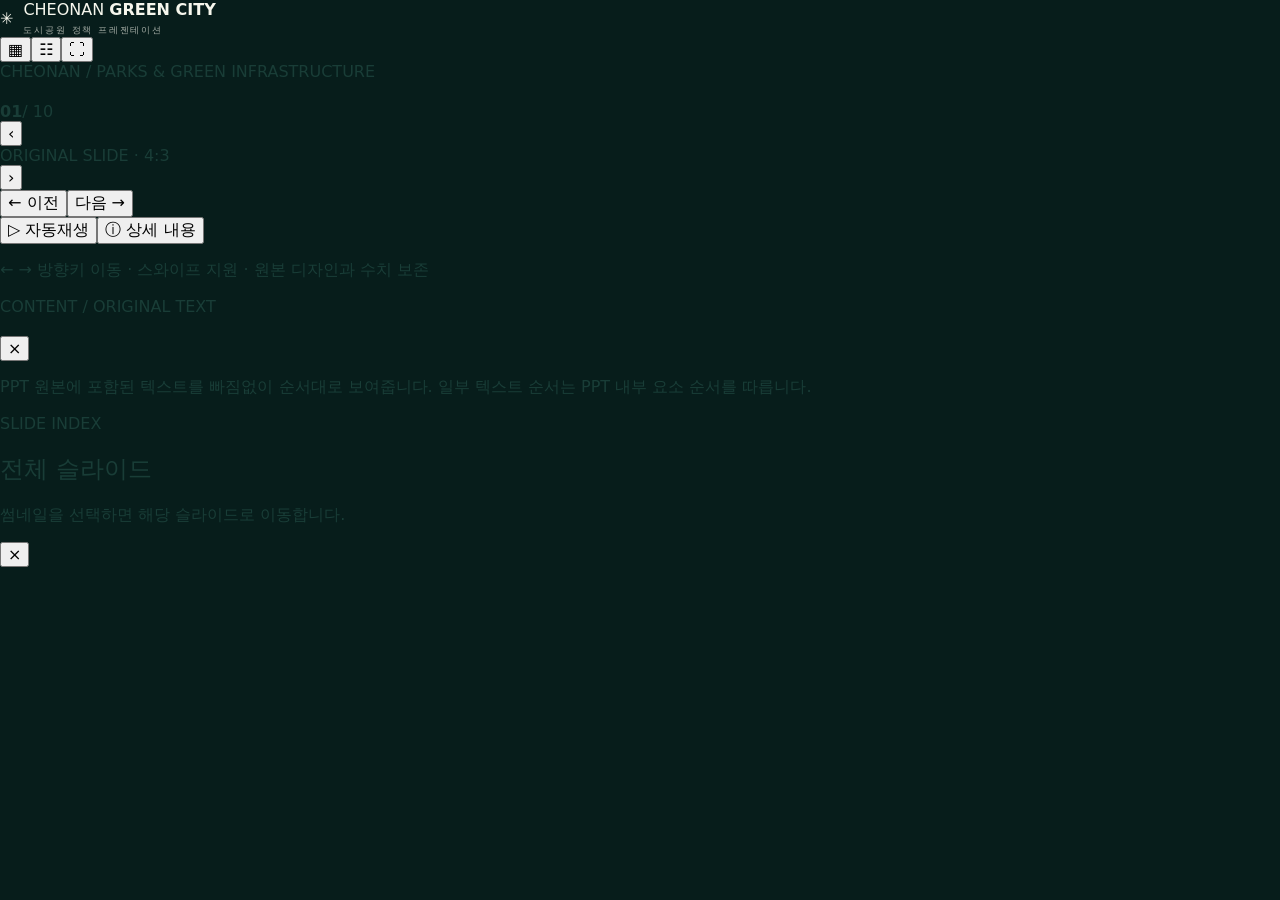
<file: index.html>
<!doctype html><html lang="ko"><head><meta charset="utf-8"><meta name="viewport" content="width=device-width,initial-scale=1,viewport-fit=cover"><meta name="theme-color" content="#0b2420"><meta name="description" content="천안시 도시공원: 현황, 사업, 성과, 미래 방향 | 인터랙티브 발표"><title>천안시 도시공원 | Green City Presentation</title><link rel="icon" href="favicon.svg"><link rel="stylesheet" href="styles.css"></head><body>
<header class="topbar"><a class="brand" href="#slide-1" aria-label="처음으로"><span class="logo">✳</span><span>CHEONAN <b>GREEN CITY</b><small>도시공원 정책 프레젠테이션</small></span></a><nav class="chapters" aria-label="슬라이드 빠른 이동" id="chapters"></nav><div class="header-actions"><button id="overviewBtn" class="iconbtn" title="전체 슬라이드 보기" aria-label="전체 슬라이드 보기">▦</button><button id="readingBtn" class="iconbtn" title="슬라이드 내용 읽기" aria-label="슬라이드 내용 읽기">☷</button><button id="fullBtn" class="iconbtn" title="전체 화면" aria-label="전체 화면">⛶</button></div></header>
<main class="workspace" id="workspace"><div class="ambient ambient-one"></div><div class="ambient ambient-two"></div><div class="stage-head"><div><span class="eyebrow">CHEONAN / PARKS & GREEN INFRASTRUCTURE</span><h1 id="slideTitle"></h1><p id="slideSubtitle"></p></div><div class="slide-number"><strong id="currentNum">01</strong><span>/ 10</span></div></div>
<div class="presentation-shell"><button class="edge-nav prev-edge" id="prevEdge" aria-label="이전 슬라이드">‹</button><section class="slide-viewport" id="slideViewport" aria-label="프레젠테이션 슬라이드"><div id="slideCanvas" class="slide-canvas"></div><div class="image-badge">ORIGINAL SLIDE · 4:3</div></section><button class="edge-nav next-edge" id="nextEdge" aria-label="다음 슬라이드">›</button></div>
<div class="controls"><div class="navgroup"><button id="prevBtn" class="navbtn">← <span>이전</span></button><button id="nextBtn" class="navbtn primary"><span>다음</span> →</button></div><div class="dots" id="dots" aria-label="슬라이드 페이지"></div><div class="toolbar"><button id="autoBtn" class="subtle" title="자동 넘김">▷ 자동재생</button><button id="notesBtn" class="subtle" title="원본 텍스트 보기">ⓘ 상세 내용</button></div></div><div class="progress"><div id="progressFill"></div></div><p class="hint">← → 방향키 이동 <span>·</span> 스와이프 지원 <span>·</span> 원본 디자인과 수치 보존</p></main>
<div class="sheet-backdrop" id="backdrop" hidden></div><aside class="sheet" id="notesPanel" aria-label="슬라이드 전체 텍스트" aria-hidden="true"><div class="sheet-top"><div><span class="eyebrow">CONTENT / ORIGINAL TEXT</span><h2 id="notesTitle"></h2></div><button class="iconbtn closebtn" data-close aria-label="닫기">×</button></div><p class="sheet-lead">PPT 원본에 포함된 텍스트를 빠짐없이 순서대로 보여줍니다. 일부 텍스트 순서는 PPT 내부 요소 순서를 따릅니다.</p><div id="notesContent" class="notes-content"></div></aside>
<div class="overview" id="overview" aria-hidden="true"><div class="overview-head"><div><span class="eyebrow">SLIDE INDEX</span><h2>전체 슬라이드</h2><p>썸네일을 선택하면 해당 슬라이드로 이동합니다.</p></div><button class="iconbtn closebtn" data-close aria-label="닫기">×</button></div><div id="thumbGrid" class="thumb-grid"></div></div>
<script>window.SLIDES_DATA=[{"n": 1, "title": "천안시 도시공원", "sub": "도시의 일상에 숲과 쉼을 더하다", "lines": ["2026  POLICY BRIEF", "도시의 일상에\n숲과 쉼을 더하다", "천안시 도시공원", "현황 · 주요 조성사업 · 정책 성과 · 향후 발전 방향", "검증된 공개 통계와 주요 사업을 기반으로\n생활권 녹색 인프라의 미래 방향을 제시", "※ 공원 이미지는 설명용 연출 이미지(실제 현장 사진 아님)"], "image": "assets/slide-01.webp", "thumb": "assets/thumb-01.webp"}, {"n": 2, "title": "공원 현황", "sub": "시민 일상 속 녹색 인프라", "lines": ["CHEONAN GREEN CITY  /  01  STATUS", "천안의 도시공원, 시민 일상 속 녹색 인프라", "공식 공개 통계는 2021년 기준으로 명확히 구분하여 제시", "286개소", "2021년 공원 수", "552.8만㎡", "2021년 총 공원 면적", "82.8%", "근린공원 면적 비중", "2035년", "공원녹지기본계획 목표연도", "공원 면적의 구성", "근린공원", "457.7만㎡", "82.8%", "기타 공원", "95.1만㎡", "면적 구성은 2021년 KOSIS 자료 인용", "생활권에서 만나는 녹지 경험", "※ 공원 이미지는 설명용 연출 이미지(실제 현장 사진 아님)", "출처: 천안시 탄소중립 녹색성장 기본계획(2025~2034), 2035 천안 공원녹지기본계획", "02 / 10"], "image": "assets/slide-02.webp", "thumb": "assets/thumb-02.webp"}, {"n": 3, "title": "공원 면적 추이", "sub": "공급과 관리의 균형", "lines": ["CHEONAN GREEN CITY  /  02  ANALYSIS", "공원 면적 추이: 양적 공급과 질적 관리의 균형", "2017~2021년 공원 전체 면적 변화, 정책 방향을 읽는 데이터", "공원 면적 변화", "2017년", "637.5만㎡", "2021년", "552.8만㎡", "5년간 13.29% 감소", "면적 총량 + 접근성·이용품질 동시 관리 필요", "공원의 질은 접근성·편의성에서 완성", "※ 공원 이미지는 설명용 연출 이미지(실제 현장 사진 아님)", "출처: 천안시 탄소중립 녹색성장 기본계획(2025~2034), KOSIS 인용 공원추이", "03 / 10"], "image": "assets/slide-03.webp", "thumb": "assets/thumb-03.webp"}, {"n": 4, "title": "도시공원의 네 가지 가치", "sub": "도시의 네 가지 공원 경험", "lines": ["CHEONAN GREEN CITY  /  03  PARK NETWORK", "대표 공원들이 만드는 네 가지 도시 가치", "사람과 자연이 공존하는 천안의 도시공원 기능을 시각화", "생태복원", "성성호수공원", "수변 생태계와 탐방 중심", "문화·가족", "천안삼거리공원", "축제·놀이·녹색·물빛 정원", "무장애", "태조산공원", "누구나 접근하는 숲길", "생활권 쉼", "청수·노태산 등", "일상 속 산책·교육 공간", "※ 공원 이미지는 설명용 연출 이미지(실제 현장 사진 아님)", "출처: 천안시 공원·관광 소개 및 공원녹지사업본부 공식 운영 자료", "04 / 10"], "image": "assets/slide-04.webp", "thumb": "assets/thumb-04.webp"}, {"n": 5, "title": "천안삼거리공원", "sub": "상징공원 재정비", "lines": ["CHEONAN GREEN CITY  /  04  KEY PROJECT", "천안삼거리공원, 시민의 품으로 돌아오는 대표 상징공원", "역사·문화·가족여가가 공존하는 테마공원 재정비 사업", "570억 원", "공식 발표 기준 사업비", "약 19만㎡", "공원 규모", "4개", "축제·놀이·녹색·물빛 정원", "2km", "테마 순환산책로 계획", "기획의 핵심", "행사장 중심에서 체류형 가족공원으로", "※ 공원 이미지는 설명용 연출 이미지(실제 현장 사진 아님)", "출처: 천안시 2023.6.7 천안삼거리공원 재개발사업 공식 브리핑", "05 / 10"], "image": "assets/slide-05.webp", "thumb": "assets/thumb-05.webp"}, {"n": 6, "title": "성성호수공원", "sub": "생태와 휴식의 회복", "lines": ["CHEONAN GREEN CITY  /  05  ECOLOGICAL RESTORATION", "성성호수공원: 호수가 생태·휴식 거점으로 다시 태어나다", "업성저수지에서 수질개선·자연생태 복원 사업으로 전환", "2026년 폭염 대응", "770m", "성성호수공원 쿨링포그 가동 구간", "생태탐방로 · 물빛누리교 · 방문자센터", "금개구리·맹꽁이 등 서식지와 호수 환경 회복", "※ 공원 이미지는 설명용 연출 이미지(실제 현장 사진 아님)", "출처: 천안시 성성호수공원 소개 · 2026 쿨링포그 확대 운영 발표", "06 / 10"], "image": "assets/slide-06.webp", "thumb": "assets/thumb-06.webp"}, {"n": 7, "title": "태조산공원", "sub": "누구나 누리는 숲", "lines": ["CHEONAN GREEN CITY  /  06  INCLUSIVE PARK", "태조산공원: 누구나 숲을 즐기는 무장애 경험", "공원시설의 가치를 보행약자 접근성과 체험 프로그램까지 확대", "1.4km", "태조산 무장애나눔길", "휠체어·유모차도 이용 가능한 데크길", "2026년 시민 참여형 공원·숲 프로그램", "1", "우리동네 공원 숲 도슨트", "4개 장소", "2", "숲속 가족 여름 소풍", "6회 일정", "3", "찾아가는 학교 숲 교육", "하반기 운영", "※ 공원 이미지는 설명용 연출 이미지(실제 현장 사진 아님)", "출처: 천안시 태조산공원 소개 · 2026 공원녹지사업본부 프로그램 안내", "07 / 10"], "image": "assets/slide-07.webp", "thumb": "assets/thumb-07.webp"}, {"n": 8, "title": "주요 정책 성과", "sub": "확인된 지표로 보는 변화", "lines": ["CHEONAN GREEN CITY  /  07  DOCUMENTED OUTCOMES", "숫자로 확인한 변화, 시민 경험으로 이어지는 공원", "확인된 시설·사업 지표를 구분하고 과장된 수혜 추정은 배제", "570억 원", "삼거리공원 재개발 사업비", "770m", "성성호수 쿨링포그 구간", "1.4km", "태조산 무장애나눔길", "2035년", "공원녹지기본계획 목표연도", "정책 성과는 공급면적·시설조성·이용품질 지표를 구분해 관리", "※ 공원 이미지는 설명용 연출 이미지(실제 현장 사진 아님)", "출처: 천안시 사업별 공식 보도자료·관광 소개·공원녹지기본계획", "08 / 10"], "image": "assets/slide-08.webp", "thumb": "assets/thumb-08.webp"}, {"n": 9, "title": "향후 발전 방향", "sub": "체감 품질 중심의 개선 제안", "lines": ["CHEONAN GREEN CITY  /  08  FUTURE PRIORITIES", "향후 발전은 공원 수가 아니라 체감 품질이 결정", "다음은 현황을 바탕으로 도출한 개선 제안이며, 확정 사업은 아님", "1", "생활권 접근성", "노후 근린·어린이공원 개선과 보행 동선 연결", "2", "생태축 네트워크", "수변·생활권 녹지·도시숲의 연결성 강화", "3", "기후·무장애 설계", "그늘·쿨링·야간 안전·유니버설 디자인 확대", "4", "시민 체감 성과관리", "이용·만족도·시설관리 지표를 통합 관리", "제안 핵심  녹지 공급 → 접근성 → 생태 → 시민 만족까지 연결", "※ 공원 이미지는 설명용 연출 이미지(실제 현장 사진 아님)", "근거: 천안시 공원녹지사업본부 비전 · 2035 공원녹지기본계획 · 공원 현황 통계", "09 / 10"], "image": "assets/slide-09.webp", "thumb": "assets/thumb-09.webp"}, {"n": 10, "title": "도시공원의 미래", "sub": "시민의 일상에서 시작합니다", "lines": ["CHEONAN  GREEN FUTURE", "도시공원의 미래는", "시민의 일상에 있습니다", "01", "생활권에서 가까운 공원", "02", "생태가 회복되는 녹색 공간", "03", "누구나 안전하게 누리는 쉼", "천안시 도시공원  |  현황·사업·성과·발전 방향", "※ 공원 이미지는 설명용 연출 이미지(실제 현장 사진 아님)"], "image": "assets/slide-10.webp", "thumb": "assets/thumb-10.webp"}]</script><script src="script.js"></script></body></html>
</file>
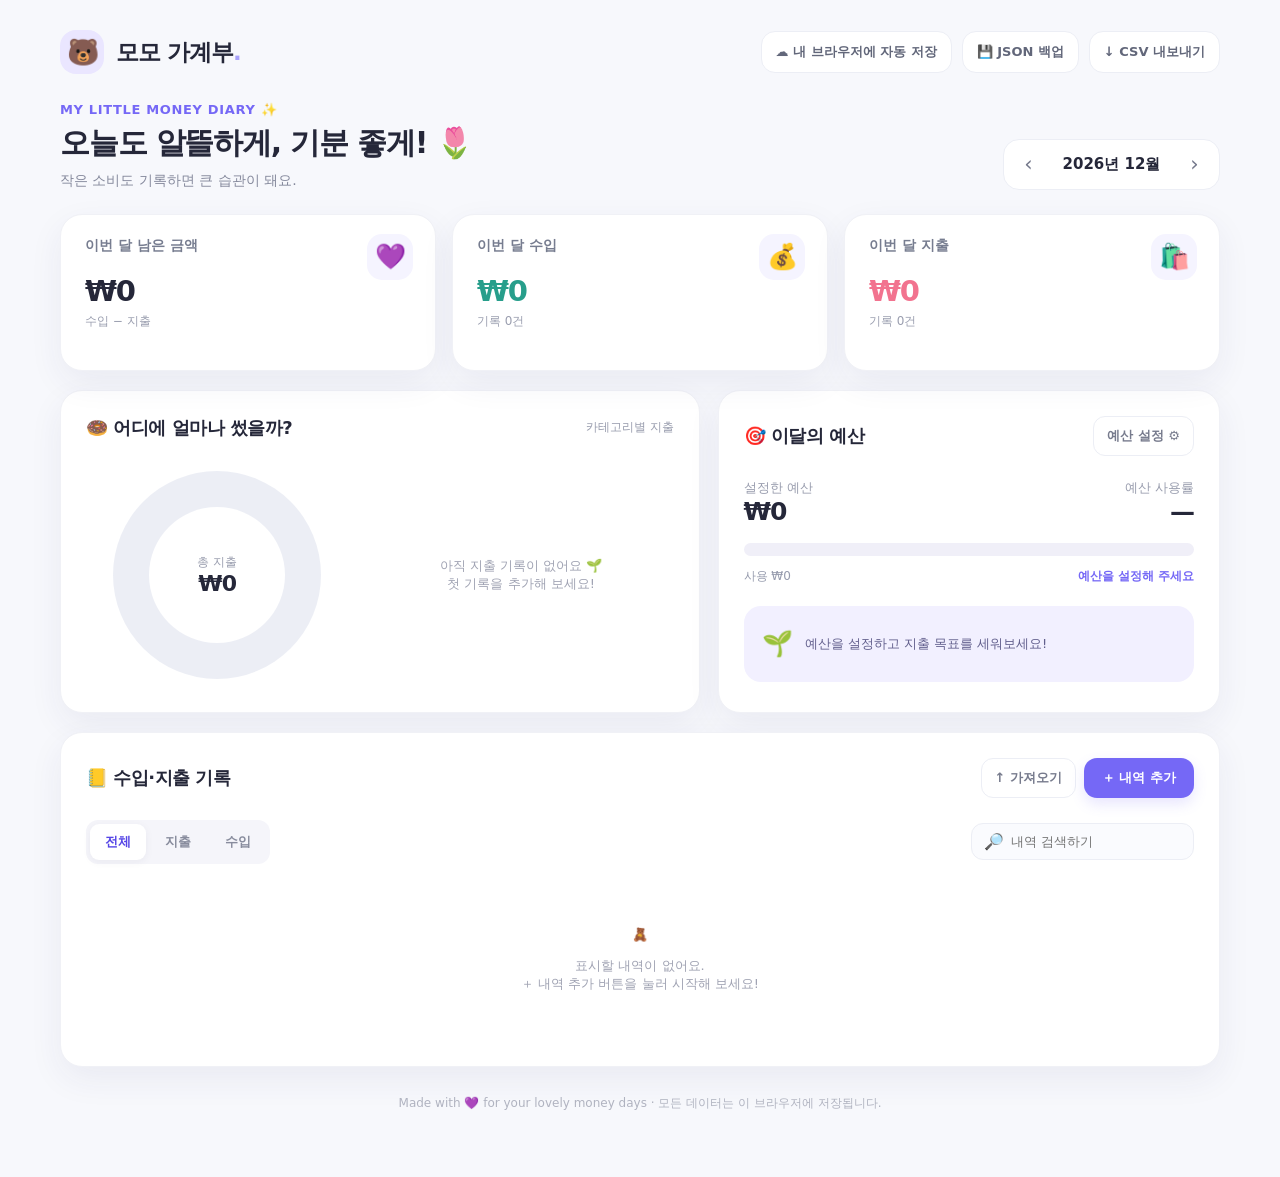
<file: 1.html>
<!doctype html>
<html lang="ko">
<head>
<meta charset="UTF-8"><meta name="viewport" content="width=device-width,initial-scale=1"><meta name="theme-color" content="#f8f8fc">
<title>모모 가계부 | 나의 작은 돈 관리</title>
<style>
:root{--bg:#f7f8fc;--card:#fff;--ink:#252739;--muted:#85899c;--line:#eceef5;--purple:#7568f6;--lav:#efedff;--mint:#37b9a1;--pink:#ff7e99;--shadow:0 12px 34px rgba(50,48,100,.065)}*{box-sizing:border-box}body{margin:0;background:var(--bg);color:var(--ink);font-family:Pretendard,'Noto Sans KR',system-ui,-apple-system,'Segoe UI',sans-serif}button,input,select{font:inherit}button{cursor:pointer}button:focus-visible,input:focus-visible,select:focus-visible{outline:3px solid #b4abff;outline-offset:2px}.shell{max-width:1220px;margin:auto;padding:30px 30px 65px}.top{display:flex;align-items:center;justify-content:space-between;gap:16px;margin-bottom:28px}.brand{display:flex;align-items:center;gap:12px;font-size:23px;font-weight:850;letter-spacing:-1px}.logo{display:grid;place-items:center;width:44px;height:44px;border-radius:16px;background:#eae6ff;font-size:26px}.top-right{display:flex;gap:10px;align-items:center}.pill{border:1px solid var(--line);background:#fff;border-radius:14px;padding:11px 14px;color:#62677a;font-size:13px;font-weight:700}.pill:hover,.soft:hover{border-color:#bfb8ff;background:#f8f7ff}.welcome{display:flex;align-items:end;justify-content:space-between;gap:18px;margin-bottom:24px}.eyebrow{font-size:13px;color:var(--purple);font-weight:850;letter-spacing:.05em}.welcome h1{font-size:30px;line-height:1.35;margin:6px 0 8px;letter-spacing:-1.2px}.welcome p{color:var(--muted);margin:0;font-size:14px}.month{display:flex;align-items:center;gap:8px;background:white;padding:7px;border-radius:16px;border:1px solid var(--line)}.month button{width:35px;height:35px;border:0;background:transparent;border-radius:10px;font-size:21px;color:#74788b}.month button:hover{background:var(--lav)}.month strong{min-width:115px;text-align:center;font-size:15px}.grid3{display:grid;grid-template-columns:repeat(3,minmax(0,1fr));gap:16px}.card{background:var(--card);border-radius:22px;border:1px solid #f0f1f6;box-shadow:var(--shadow)}.stat{padding:22px 24px;min-height:157px;position:relative;overflow:hidden}.stat .label{color:#777d90;font-size:14px;font-weight:700}.stat .amount{font-size:29px;font-weight:850;margin:19px 0 5px;letter-spacing:-1.2px;overflow-wrap:anywhere}.stat .sub{font-size:12px;color:#9a9eaf}.stat .emoji{position:absolute;top:19px;right:22px;font-size:25px;background:#f5f4ff;border-radius:15px;width:46px;height:46px;display:grid;place-items:center}.stat.in .amount{color:#279e8b}.stat.out .amount{color:#f2738f}.middle{display:grid;grid-template-columns:1.12fr .88fr;gap:18px;margin-top:19px}.section-card{padding:25px}.head{display:flex;align-items:center;justify-content:space-between;gap:10px;margin-bottom:23px}.head h2{margin:0;font-size:18px;letter-spacing:-.5px}.hint{font-size:12px;color:#999dae}.chart-wrap{display:flex;align-items:center;justify-content:space-around;gap:20px;min-height:224px}.donut{width:208px;aspect-ratio:1;border-radius:50%;display:grid;place-items:center;position:relative;flex:none;background:conic-gradient(#eceef5 0 100%);transition:background .25s}.donut:after{content:"";position:absolute;inset:36px;background:white;border-radius:50%}.donut-inner{z-index:1;text-align:center}.donut-inner small{display:block;color:#999dae;font-size:12px}.donut-inner strong{font-size:22px;letter-spacing:-.7px}.legend{flex:1;max-width:250px;display:grid;gap:13px}.legend-row{display:flex;align-items:center;gap:8px;font-size:13px;color:#73788a}.dot{width:10px;height:10px;border-radius:4px;flex:none}.legend-row strong{margin-left:auto;color:#34374b;font-size:13px}.empty{color:#a0a3b3;text-align:center;font-size:13px;padding:24px}.budget-view{display:flex;align-items:center;justify-content:space-between;gap:8px;margin-bottom:17px}.budget-view .big{font-size:25px;font-weight:850;letter-spacing:-1px}.budget-view .small{font-size:13px;color:#999dae}.budget-progress{height:13px;border-radius:30px;background:#f0eff8;overflow:hidden}.budget-progress>div{height:100%;width:0;background:linear-gradient(90deg,#8b7df9,#b5a8ff);border-radius:30px;transition:width .3s}.budget-foot{display:flex;justify-content:space-between;gap:8px;margin-top:12px;font-size:12px;color:#969bad}.budget-foot strong{color:#7568f6}.mini-banner{margin-top:21px;background:#f2f0ff;padding:17px 18px;border-radius:17px;display:flex;align-items:center;gap:12px;font-size:13px;line-height:1.7;color:#625f8d}.mini-banner b{font-size:25px}.lower{display:grid;grid-template-columns:1fr;gap:20px;margin-top:19px}.trans-head{display:flex;justify-content:space-between;gap:12px;align-items:center;flex-wrap:wrap}.actions{display:flex;gap:8px;flex-wrap:wrap}.soft{background:white;border:1px solid var(--line);padding:10px 13px;border-radius:12px;font-size:13px;font-weight:750;color:#777b8d}.primary{background:var(--purple);color:white;border:0;border-radius:13px;padding:11px 18px;font-size:13px;font-weight:800;box-shadow:0 6px 14px #7568f62a}.primary:hover{background:#6254eb;transform:translateY(-1px)}.filters{display:flex;gap:10px;align-items:center;flex-wrap:wrap;margin:22px 0 15px}.tabs{display:flex;gap:4px;background:#f5f5fa;padding:4px;border-radius:12px}.tabs button{background:transparent;border:0;padding:9px 15px;color:#888c9d;font-size:13px;font-weight:750;border-radius:9px}.tabs button.active{background:white;color:#5545e6;box-shadow:0 2px 9px #2627490e}.search{margin-left:auto;display:flex;align-items:center;gap:7px;background:#fafbfe;border:1px solid var(--line);border-radius:12px;padding:0 12px;min-width:205px}.search input{border:0;background:transparent;outline:none;padding:10px 0;width:100%;font-size:13px}.list{display:grid}.item{display:flex;align-items:center;gap:13px;padding:15px 0;border-bottom:1px solid #f1f2f6;animation:fade .2s ease}.item:last-child{border-bottom:0}.category-icon{display:grid;place-items:center;width:45px;height:45px;flex:none;border-radius:15px;font-size:21px;background:#f3f1ff}.item-main{min-width:0;flex:1}.item-name{font-weight:750;font-size:14px;overflow:hidden;text-overflow:ellipsis;white-space:nowrap}.item-meta{color:#a0a4b2;font-size:12px;margin-top:5px}.item-value{font-size:15px;font-weight:850;white-space:nowrap}.item-value.expense{color:#f1728c}.item-value.income{color:#2fa994}.delete{border:0;background:none;color:#bdbecc;padding:8px;border-radius:8px;font-size:17px}.delete:hover{background:#fff0f3;color:#f07186}.modal-bg{position:fixed;inset:0;background:rgba(29,28,49,.45);backdrop-filter:blur(5px);z-index:20;display:none;align-items:center;justify-content:center;padding:20px}.modal-bg.open{display:flex}.modal{background:white;width:min(100%,470px);max-height:92vh;overflow:auto;border-radius:25px;padding:27px;box-shadow:0 25px 100px #17162a35;animation:pop .2s ease}.modal-top{display:flex;justify-content:space-between;align-items:center}.modal h2{font-size:21px;margin:0}.x{background:#f4f4f8;border:0;border-radius:10px;width:35px;height:35px;font-size:22px;color:#86889b}.type-select{display:grid;grid-template-columns:1fr 1fr;gap:10px;margin:24px 0}.type-select button{border:1px solid var(--line);padding:12px;border-radius:13px;background:white;font-weight:800;color:#9195a6}.type-select button.selected{border-color:#968dff;background:var(--lav);color:#6659ed}.field{display:grid;gap:7px;margin-bottom:16px}.field label{font-size:13px;font-weight:750;color:#585c71}.field input,.field select{width:100%;padding:13px 14px;border:1px solid #e8eaf1;border-radius:12px;color:#3d4052;background:white;min-width:0}.submit{width:100%;font-size:15px;padding:15px;margin-top:7px}.toast{position:fixed;bottom:24px;left:50%;transform:translate(-50%,15px);background:#34324c;color:white;border-radius:13px;padding:13px 20px;opacity:0;pointer-events:none;z-index:50;font-size:13px;transition:.2s}.toast.show{opacity:1;transform:translate(-50%,0)}.foot{text-align:center;color:#b0b3c0;font-size:12px;margin-top:28px}@keyframes fade{from{opacity:0;transform:translateY(5px)}to{opacity:1}}@keyframes pop{from{opacity:0;transform:translateY(14px) scale(.98)}to{opacity:1;transform:none}}@media(max-width:850px){.middle{grid-template-columns:1fr}.grid3{gap:10px}.stat{padding:18px;min-height:145px}.stat .amount{font-size:24px}.stat .emoji{font-size:20px;width:38px;height:38px;right:13px;top:13px}}@media(max-width:590px){.shell{padding:18px 14px 48px}.top{margin-bottom:25px}.brand{font-size:19px}.logo{width:39px;height:39px}.top-right .pill{display:none}.welcome{align-items:start;flex-direction:column;gap:16px}.welcome h1{font-size:25px}.month{align-self:flex-start}.grid3{grid-template-columns:repeat(2,minmax(0,1fr))}.stat:first-child{grid-column:1/-1;min-height:130px}.stat{padding:18px;min-height:134px}.stat .amount{font-size:23px;margin-top:21px}.stat:first-child .amount{font-size:29px}.stat .label{font-size:12px}.stat .sub{font-size:11px}.stat .emoji{width:35px;height:35px;font-size:19px}.section-card{padding:20px 17px}.chart-wrap{flex-direction:column;gap:24px}.donut{width:190px}.legend{width:100%;max-width:none;grid-template-columns:1fr 1fr;gap:13px}.filters{align-items:stretch}.tabs{width:100%;display:grid;grid-template-columns:repeat(3,1fr)}.tabs button{padding:10px 6px}.search{margin:0;width:100%}.item{gap:9px}.category-icon{width:40px;height:40px}.item-value{font-size:13px}.head h2{font-size:17px}.actions .soft{padding:10px}.actions .primary{padding:11px}.budget-view .big{font-size:21px}}@media(prefers-reduced-motion:reduce){*{animation:none!important;transition:none!important}}
</style>
</head>
<body>
<main class="shell">
<header class="top"><div class="brand"><span class="logo">🐻</span><span>모모 가계부<span style="color:#a9a2fb">.</span></span></div><div class="top-right"><span class="pill">☁️ 내 브라우저에 자동 저장</span><button class="pill" id="backupBtn">💾 JSON 백업</button><button class="pill" id="exportBtn">↓ CSV 내보내기</button></div></header>
<section class="welcome"><div><div class="eyebrow">MY LITTLE MONEY DIARY ✨</div><h1>오늘도 알뜰하게, 기분 좋게! 🌷</h1><p>작은 소비도 기록하면 큰 습관이 돼요.</p></div><div class="month"><button id="prevMonth" aria-label="이전 달">‹</button><strong id="monthTitle"></strong><button id="nextMonth" aria-label="다음 달">›</button></div></section>
<section class="grid3" aria-label="월간 요약"><div class="card stat"><div class="label">이번 달 남은 금액</div><div class="emoji">💜</div><div class="amount" id="balance">₩0</div><div class="sub">수입 − 지출</div></div><div class="card stat in"><div class="label">이번 달 수입</div><div class="emoji">💰</div><div class="amount" id="income">₩0</div><div class="sub" id="inCount">기록 0건</div></div><div class="card stat out"><div class="label">이번 달 지출</div><div class="emoji">🛍️</div><div class="amount" id="expense">₩0</div><div class="sub" id="outCount">기록 0건</div></div></section>
<section class="middle"><div class="card section-card"><div class="head"><h2>🍩 어디에 얼마나 썼을까?</h2><span class="hint">카테고리별 지출</span></div><div class="chart-wrap"><div class="donut" id="donut"><div class="donut-inner"><small>총 지출</small><strong id="donutTotal">₩0</strong></div></div><div class="legend" id="legend"></div></div></div><div class="card section-card"><div class="head"><h2>🎯 이달의 예산</h2><button class="soft" id="budgetBtn">예산 설정 ⚙</button></div><div class="budget-view"><div><div class="small">설정한 예산</div><div class="big" id="budgetTotal">₩0</div></div><div style="text-align:right"><div class="small">예산 사용률</div><div class="big" id="budgetRate">0%</div></div></div><div class="budget-progress" aria-label="예산 사용률"><div id="budgetBar"></div></div><div class="budget-foot"><span id="spentText">사용 ₩0</span><strong id="remainingText">남은 예산 ₩0</strong></div><div class="mini-banner"><b id="moodIcon">🌱</b><span id="moodText">예산을 설정하고 지출 목표를 세워보세요!</span></div></div></section>
<section class="lower"><div class="card section-card"><div class="trans-head"><div class="head" style="margin:0"><h2>📒 수입·지출 기록</h2></div><div class="actions"><button class="soft" id="importBtn">↑ 가져오기</button><button class="primary" id="addBtn">＋ 내역 추가</button></div></div><div class="filters"><div class="tabs" role="group" aria-label="내역 종류"><button data-filter="all" class="active">전체</button><button data-filter="expense">지출</button><button data-filter="income">수입</button></div><label class="search">🔎 <input id="search" placeholder="내역 검색하기" aria-label="내역 검색"></label></div><div class="list" id="transactions"></div></div></section>
<div class="foot">Made with 💜 for your lovely money days · 모든 데이터는 이 브라우저에 저장됩니다.</div>
</main>
<div class="modal-bg" id="entryModal" role="dialog" aria-modal="true" aria-labelledby="entryTitle"><div class="modal"><div class="modal-top"><h2 id="entryTitle">✨ 새 내역 추가</h2><button class="x" data-close="entryModal" aria-label="닫기">×</button></div><form id="entryForm"><div class="type-select"><button type="button" id="expenseType" class="selected">💸 지출</button><button type="button" id="incomeType">💰 수입</button></div><div class="field"><label for="memo">내용</label><input id="memo" placeholder="예: 점심 도시락" maxlength="70" required></div><div class="field"><label for="amountInput">금액 (원)</label><input id="amountInput" type="number" min="1" max="999999999999" step="1" placeholder="예: 12000" required></div><div class="field"><label for="category">카테고리</label><select id="category"></select></div><div class="field"><label for="dateInput">날짜</label><input type="date" id="dateInput" required></div><button class="primary submit" type="submit">기록 저장하기 💜</button></form></div></div>
<div class="modal-bg" id="budgetModal" role="dialog" aria-modal="true" aria-labelledby="budgetTitle"><div class="modal"><div class="modal-top"><h2 id="budgetTitle">🎯 이달의 예산 설정</h2><button class="x" data-close="budgetModal" aria-label="닫기">×</button></div><form id="budgetForm"><p style="color:#9296a6;font-size:13px;margin:22px 0">선택한 달의 지출 예산을 설정해 보세요.</p><div class="field"><label for="budgetInput">예산 (원)</label><input id="budgetInput" type="number" min="0" max="999999999999" step="1" required></div><button class="primary submit">예산 저장하기 ✨</button></form></div></div>
<input type="file" id="fileInput" accept=".json,application/json" hidden><div class="toast" id="toast" role="status"></div>
<script>
(()=>{'use strict';const STORAGE='momo-account-v1';const expenses={'식비':['🍱','#ff9a9e'],'카페':['☕','#b6a2ee'],'쇼핑':['🛍️','#ffbb87'],'교통':['🚌','#79b9f3'],'생활':['🏠','#78cdb2'],'문화':['🎬','#f5c66b'],'건강':['💊','#9acf9b'],'기타':['✨','#aab0c1']};const incomes={'월급':['💼','#74c5ad'],'용돈':['🎁','#edaa84'],'부수입':['💎','#b7a3ed'],'기타':['✨','#aab0c1']};const $=id=>document.getElementById(id);const today=new Date();let year=today.getFullYear(),month=today.getMonth(),filter='all',kind='expense',data={entries:[],budgets:{}};try{const raw=JSON.parse(localStorage.getItem(STORAGE));if(raw&&Array.isArray(raw.entries)&&typeof raw.budgets==='object'&&raw.budgets)data=raw;}catch(e){console.warn('저장된 자료를 읽을 수 없습니다.',e)}const money=n=>'₩'+Math.abs(n).toLocaleString('ko-KR');const key=()=>year+'-'+String(month+1).padStart(2,'0');const dateLocal=()=>{const d=new Date();return [d.getFullYear(),String(d.getMonth()+1).padStart(2,'0'),String(d.getDate()).padStart(2,'0')].join('-')};const persist=()=>{try{localStorage.setItem(STORAGE,JSON.stringify(data))}catch(e){alert('브라우저 저장 공간이 부족하거나 저장이 차단되었습니다. CSV로 내보내 보관해 주세요.')}};const shown=()=>data.entries.filter(x=>x.date?.slice(0,7)===key());const esc=s=>String(s).replace(/[&<>"']/g,c=>({'&':'&amp;','<':'&lt;','>':'&gt;','"':'&quot;',"'":'&#39;'}[c]));let toastTimer;function toast(message){$('toast').textContent=message;$('toast').classList.add('show');clearTimeout(toastTimer);toastTimer=setTimeout(()=>$('toast').classList.remove('show'),2500)}function render(){const rows=shown(),sum=t=>rows.filter(x=>x.type===t).reduce((s,x)=>s+x.amount,0),inc=sum('income'),out=sum('expense');$('monthTitle').textContent=year+'년 '+(month+1)+'월';$('balance').textContent=(inc-out<0?'−':'')+money(inc-out);$('income').textContent=money(inc);$('expense').textContent=money(out);$('inCount').textContent='기록 '+rows.filter(x=>x.type==='income').length+'건';$('outCount').textContent='기록 '+rows.filter(x=>x.type==='expense').length+'건';$('donutTotal').textContent=money(out);let breakdown=Object.entries(expenses).map(([name,v])=>({name,value:rows.filter(x=>x.type==='expense'&&x.category===name).reduce((a,x)=>a+x.amount,0),color:v[1]})).filter(x=>x.value>0).sort((a,b)=>b.value-a.value);if(!out){$('donut').style.background='conic-gradient(#eceef5 0 100%)';$('legend').innerHTML='<div class="empty">아직 지출 기록이 없어요 🌱<br>첫 기록을 추가해 보세요!</div>'}else{let pos=0;const segments=breakdown.map(x=>{const start=pos;pos+=x.value/out*100;return `${x.color} ${start}% ${pos}%`});$('donut').style.background='conic-gradient('+segments.join(',')+')';$('legend').innerHTML=breakdown.map(x=>`<div class="legend-row"><i class="dot" style="background:${x.color}"></i><span>${esc(x.name)}</span><strong>${Math.round(x.value/out*100)}%</strong></div>`).join('')}const budget=Number(data.budgets[key()]||0),rate=budget?out/budget*100:0;$('budgetTotal').textContent=money(budget);$('budgetRate').textContent=budget?Math.round(rate)+'%':'—';$('budgetBar').style.width=Math.min(rate,100)+'%';$('budgetBar').style.background=rate>100?'linear-gradient(90deg,#ff91a6,#ef6989)':'linear-gradient(90deg,#8b7df9,#b5a8ff)';$('spentText').textContent='사용 '+money(out);$('remainingText').textContent=budget?'남은 예산 '+(budget-out<0?'−':'')+money(budget-out):'예산을 설정해 주세요';$('moodIcon').textContent=!budget?'🌱':rate>100?'🌧️':rate>=80?'🌼':'🐣';$('moodText').textContent=!budget?'예산을 설정하고 지출 목표를 세워보세요!':rate>100?'예산을 초과했어요. 다음 소비는 조금 신중하게!':rate>=80?'예산이 얼마 남지 않았어요. 조금만 더 힘내요!':'좋아요! 이번 달도 차근차근 잘 관리 중이에요.';const query=$('search').value.trim().toLowerCase();const visible=rows.filter(x=>(filter==='all'||x.type===filter)&&(x.memo.toLowerCase().includes(query)||x.category.toLowerCase().includes(query))).sort((a,b)=>b.date.localeCompare(a.date)||b.createdAt-a.createdAt);$('transactions').innerHTML=visible.length?visible.map(x=>{const c=(x.type==='expense'?expenses:incomes)[x.category]||['✨','#aab0c1'];return `<div class="item"><span class="category-icon" style="background:${c[1]}25">${c[0]}</span><div class="item-main"><div class="item-name">${esc(x.memo)}</div><div class="item-meta">${esc(x.date)} · ${esc(x.category)}</div></div><span class="item-value ${x.type}">${x.type==='income'?'+':'−'}${money(x.amount)}</span><button class="delete" data-delete="${esc(x.id)}" aria-label="${esc(x.memo)} 내역 삭제" title="삭제">×</button></div>`}).join(''):'<div class="empty" style="padding:48px 10px">🧸<br><br>표시할 내역이 없어요.<br>＋ 내역 추가 버튼을 눌러 시작해 보세요!</div>'}function setKind(t){kind=t;$('expenseType').classList.toggle('selected',t==='expense');$('incomeType').classList.toggle('selected',t==='income');$('category').innerHTML=Object.keys(t==='expense'?expenses:incomes).map(x=>`<option value="${x}">${x}</option>`).join('')}function modal(id,open){$(id).classList.toggle('open',open);document.body.style.overflow=document.querySelector('.modal-bg.open')?'hidden':'';if(open)setTimeout(()=>$(id).querySelector('input:not([type=hidden])')?.focus(),40)}$('addBtn').onclick=()=>{$('entryForm').reset();setKind('expense');$('dateInput').value=key()===dateLocal().slice(0,7)?dateLocal():key()+'-01';modal('entryModal',true)};$('budgetBtn').onclick=()=>{$('budgetInput').value=data.budgets[key()]??0;modal('budgetModal',true)};$('expenseType').onclick=()=>setKind('expense');$('incomeType').onclick=()=>setKind('income');document.querySelectorAll('[data-close]').forEach(b=>b.onclick=()=>modal(b.dataset.close,false));document.querySelectorAll('.modal-bg').forEach(m=>m.addEventListener('click',e=>{if(e.target===m)modal(m.id,false)}));document.addEventListener('keydown',e=>{if(e.key==='Escape')document.querySelectorAll('.modal-bg.open').forEach(m=>modal(m.id,false))});$('entryForm').onsubmit=e=>{e.preventDefault();const amount=Number($('amountInput').value),memo=$('memo').value.trim(),date=$('dateInput').value,category=$('category').value;if(!memo||!Number.isSafeInteger(amount)||amount<=0||!/^\d{4}-\d{2}-\d{2}$/.test(date)||Number.isNaN(new Date(date+'T12:00:00').getTime())){toast('입력 내용을 다시 확인해 주세요.');return}data.entries.push({id:globalThis.crypto?.randomUUID?.()||String(Date.now())+Math.random(),type:kind,memo,amount,category,date,createdAt:Date.now()});persist();year=Number(date.slice(0,4));month=Number(date.slice(5,7))-1;modal('entryModal',false);render();toast('기록을 저장했어요! 💜')};$('budgetForm').onsubmit=e=>{e.preventDefault();const n=Number($('budgetInput').value);if(!Number.isSafeInteger(n)||n<0)return toast('올바른 예산을 입력해 주세요.');data.budgets[key()]=n;persist();modal('budgetModal',false);render();toast('예산을 저장했어요! 🎯')};$('prevMonth').onclick=()=>{month--;if(month<0){month=11;year--}render()};$('nextMonth').onclick=()=>{month++;if(month>11){month=0;year++}render()};document.querySelectorAll('[data-filter]').forEach(b=>b.onclick=()=>{filter=b.dataset.filter;document.querySelectorAll('[data-filter]').forEach(x=>x.classList.toggle('active',x===b));render()});$('search').oninput=render;$('transactions').addEventListener('click',e=>{const b=e.target.closest('[data-delete]');if(!b)return;const x=data.entries.find(x=>x.id===b.dataset.delete);if(x&&confirm('"'+x.memo+'" 내역을 삭제할까요?')){data.entries=data.entries.filter(x=>x.id!==b.dataset.delete);persist();render();toast('내역을 삭제했어요.')}});$('exportBtn').onclick=()=>{const head=['날짜','유형','카테고리','내용','금액'];const cells=x=>'"'+String(x).replace(/"/g,'""')+'"';const csv='\ufeff'+[head,...data.entries.slice().sort((a,b)=>a.date.localeCompare(b.date)).map(x=>[x.date,x.type==='income'?'수입':'지출',x.category,x.memo,x.amount])].map(row=>row.map(cells).join(',')).join('\r\n');download(new Blob([csv],{type:'text/csv;charset=utf-8;'}),'모모가계부_전체내역_'+dateLocal()+'.csv');toast('CSV 파일을 내보냈어요! 📁')};function download(blob,name){const url=URL.createObjectURL(blob),a=document.createElement('a');a.href=url;a.download=name;a.click();setTimeout(()=>URL.revokeObjectURL(url),1000)}$('importBtn').onclick=()=>{if(!confirm('백업 JSON 파일을 가져올까요? 현재 기록과 합쳐집니다.\nCSV 내보내기는 엑셀용이며 가져오기는 JSON 백업 파일만 지원합니다.'))return;$('fileInput').click()};$('fileInput').onchange=async e=>{const f=e.target.files?.[0];if(!f)return;try{const obj=JSON.parse(await f.text());if(!Array.isArray(obj.entries)||typeof obj.budgets!=='object'||!obj.budgets)throw Error();const valid=obj.entries.filter(x=>x&&typeof x.id==='string'&&['income','expense'].includes(x.type)&&typeof x.memo==='string'&&Number.isSafeInteger(x.amount)&&x.amount>0&&typeof x.date==='string'&&/^\d{4}-\d{2}-\d{2}$/.test(x.date)&&typeof x.category==='string');const ids=new Set(data.entries.map(x=>x.id));let added=0;valid.forEach(x=>{if(!ids.has(x.id)){data.entries.push(x);ids.add(x.id);added++}});Object.entries(obj.budgets).forEach(([k,v])=>{if(/^\d{4}-\d{2}$/.test(k)&&Number.isSafeInteger(v)&&v>=0&&!Object.prototype.hasOwnProperty.call(data.budgets,k))data.budgets[k]=v});persist();render();toast(added+'건을 가져왔어요!')}catch{toast('유효한 JSON 백업 파일이 아니에요.')}e.target.value=''};
$('backupBtn').onclick=()=>{download(new Blob([JSON.stringify(data,null,2)],{type:'application/json'}),'모모가계부_백업_'+dateLocal()+'.json');toast('JSON 백업을 저장했어요!')};
render();})();
</script>
</body></html>
</file>
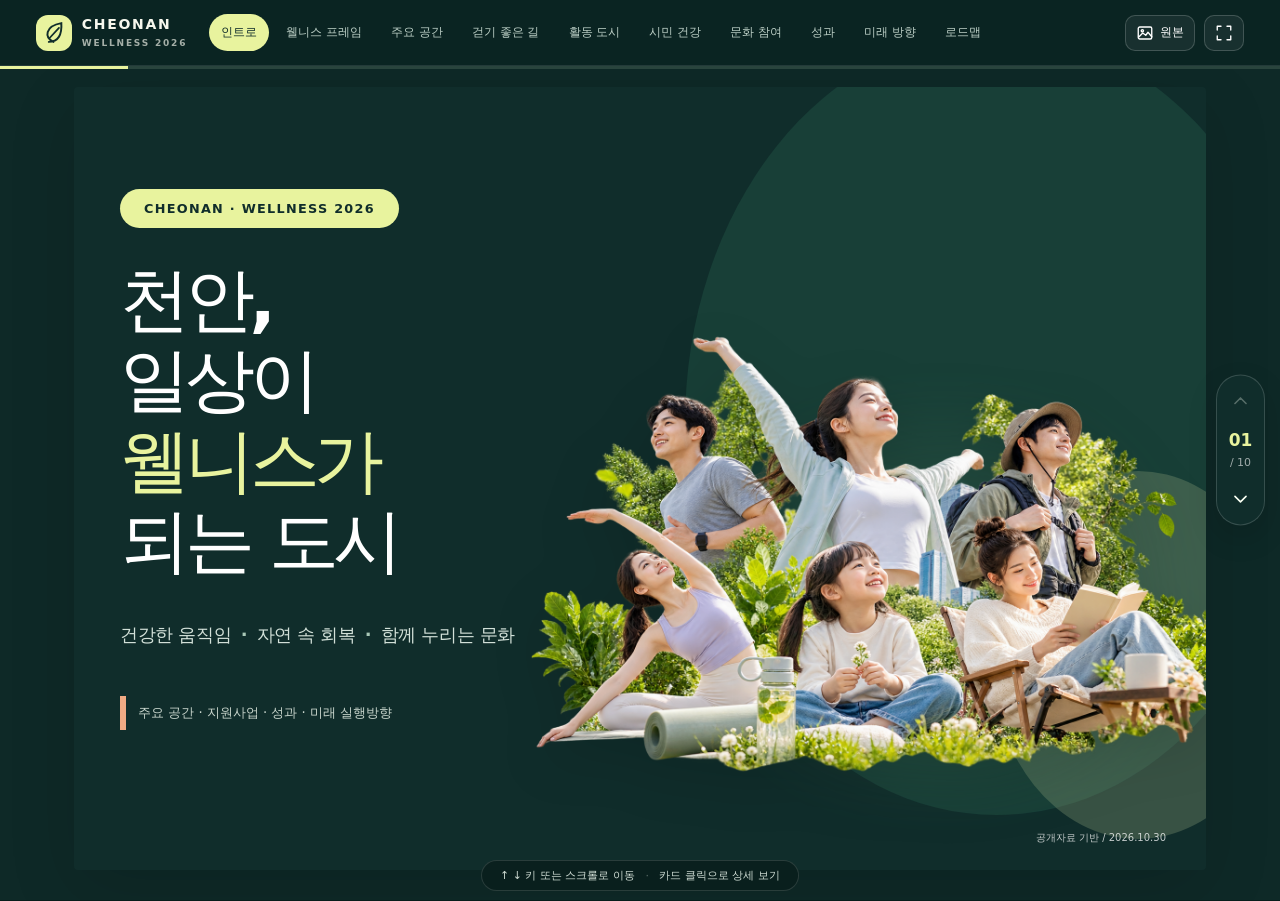
<file: 2.html>
<!doctype html>
<html lang="ko">
<head>
  <meta charset="utf-8">
  <meta name="viewport" content="width=device-width, initial-scale=1, viewport-fit=cover">
  <meta name="theme-color" content="#102d2b">
  <meta name="description" content="천안, 일상이 웰니스가 되는 도시 — 천안시 웰니스 2026 전략발표 웹 프레젠테이션">
  <title>천안 · 일상이 웰니스가 되는 도시 | CHEONAN WELLNESS 2026</title>
  <link rel="icon" href="favicon.svg" type="image/svg+xml">
  <link rel="stylesheet" href="styles.css">
  <script src="script.js" defer></script>
</head>
<body>
  <a class="skip-link" href="#slide-1">본문으로 건너뛰기</a>
  <header class="app-header" id="app-header">
    <a class="brand" href="#slide-1" aria-label="천안 웰니스 첫 페이지">
      <span class="brand-mark"><svg viewBox="0 0 32 32" aria-hidden="true"><path d="M16 28C4 22 5 8 26 4c1 15-4 24-16 24" fill="none" stroke="currentColor" stroke-width="2.5" stroke-linecap="round"/><path d="M11 23 23 10" fill="none" stroke="currentColor" stroke-width="2.2" stroke-linecap="round"/></svg></span>
      <span><strong>CHEONAN</strong><small>WELLNESS 2026</small></span>
    </a>
    <nav class="chapter-nav" aria-label="슬라이드 목차">
      <a href="#slide-1" data-nav="0">인트로</a>
      <a href="#slide-2" data-nav="1">웰니스 프레임</a>
      <a href="#slide-3" data-nav="2">주요 공간</a>
      <a href="#slide-4" data-nav="3">걷기 좋은 길</a>
      <a href="#slide-5" data-nav="4">활동 도시</a>
      <a href="#slide-6" data-nav="5">시민 건강</a>
      <a href="#slide-7" data-nav="6">문화 참여</a>
      <a href="#slide-8" data-nav="7">성과</a>
      <a href="#slide-9" data-nav="8">미래 방향</a>
      <a href="#slide-10" data-nav="9">로드맵</a>
    </nav>
    <div class="header-tools">
      <button class="icon-button original-toggle" type="button" title="원본 슬라이드 이미지 보기" aria-label="원본 슬라이드 이미지 보기" aria-pressed="false"><svg viewBox="0 0 24 24" aria-hidden="true"><rect x="3" y="4" width="18" height="16" rx="2"/><circle cx="8.5" cy="9" r="1.5"/><path d="m4 17 5-5 4 3 3-4 5 6"/></svg><span>원본</span></button>
      <button class="icon-button fullscreen-toggle" type="button" title="전체 화면 전환" aria-label="전체 화면 전환"><svg viewBox="0 0 24 24" aria-hidden="true"><path d="M8 3H3v5M16 3h5v5M3 16v5h5M21 16v5h-5"/></svg></button>
    </div>
  </header>
  <div class="progress-track" aria-hidden="true"><div id="progress-fill"></div></div>

  <main id="deck" class="deck" aria-label="천안시 웰니스 전략발표, 총 10장">

    <!-- 01 COVER -->
    <section class="slide slide-cover dark" id="slide-1" aria-label="1장. 천안, 일상이 웰니스가 되는 도시" data-title="천안, 일상이 웰니스가 되는 도시">
      <div class="slide-frame cover-frame">
        <div class="cover-orbit orbit-a"></div><div class="cover-orbit orbit-b"></div>
        <div class="cover-copy reveal">
          <span class="eyebrow-pill">CHEONAN · WELLNESS 2026</span>
          <h1>천안,<br>일상이<br><em>웰니스가</em><br>되는 도시</h1>
          <p class="cover-subtitle">건강한 움직임 <b>·</b> 자연 속 회복 <b>·</b> 함께 누리는 문화</p>
          <p class="cover-note">주요 공간 · 지원사업 · 성과 · 미래 실행방향</p>
        </div>
        <div class="cover-art reveal delay-1" aria-hidden="true"><div class="cover-art-glow"></div><img src="assets/image-1-1.png" alt="" loading="eager"></div>
        <span class="cover-source">공개자료 기반 / 2026.10.30</span>
        <div class="slide-original" aria-hidden="true"><img src="assets/original/slide-1.png" alt="원본 1장: 천안, 일상이 웰니스가 되는 도시"></div>
      </div>
    </section>

    <!-- 02 FRAME -->
    <section class="slide light" id="slide-2" aria-label="2장. 웰니스 프레임" data-title="웰니스 프레임">
      <div class="slide-frame">
        <div class="slide-heading reveal"><span class="kicker">01 / THE WELLNESS FRAME</span><h2>웰니스는 특별한 여행보다<br><span>매일의 실천에서 시작됩니다.</span></h2><p>천안의 웰니스 자원을 4가지 시민 경험으로 재해석</p></div>
        <div class="wellness-grid reveal delay-1">
          <button class="wellness-card interactive-card" data-detail-title="MOVE · 움직이다" data-detail-text="달리기 · 걷기" type="button"><span class="icon-disc lime"><img src="assets/image-2-1.png" alt=""></span><span class="card-en">MOVE</span><strong>움직이다</strong><span class="card-rule"></span><span class="card-description">달리기 · 걷기</span></button>
          <button class="wellness-card interactive-card" data-detail-title="NATURE · 회복하다" data-detail-text="숲 · 산 · 호수" type="button"><span class="icon-disc sage"><img src="assets/image-2-2.png" alt=""></span><span class="card-en">NATURE</span><strong>회복하다</strong><span class="card-rule"></span><span class="card-description">숲 · 산 · 호수</span></button>
          <button class="wellness-card interactive-card" data-detail-title="CULTURE · 함께하다" data-detail-text="축제 · 야외활동" type="button"><span class="icon-disc peach"><img src="assets/image-2-3.png" alt=""></span><span class="card-en">CULTURE</span><strong>함께하다</strong><span class="card-rule"></span><span class="card-description">축제 · 야외활동</span></button>
          <button class="wellness-card interactive-card" data-detail-title="ROUTINE · 지속하다" data-detail-text="생활습관 · 참여지원" type="button"><span class="icon-disc blue"><img src="assets/image-2-4.png" alt=""></span><span class="card-en">ROUTINE</span><strong>지속하다</strong><span class="card-rule"></span><span class="card-description">생활습관 · 참여지원</span></button>
        </div>
        <footer class="slide-footer"><span>CHEONAN / WELLNESS</span><span>2026.10 공개자료 기준 <b>02</b></span></footer>
        <div class="slide-original" aria-hidden="true"><img src="assets/original/slide-2.png" alt="원본 2장: 웰니스 프레임"></div>
      </div>
    </section>

    <!-- 03 SPOTS -->
    <section class="slide pale" id="slide-3" aria-label="3장. 주요 웰니스 공간" data-title="주요 웰니스 공간">
      <div class="slide-frame">
        <div class="slide-heading compact reveal"><span class="kicker">02 / WELLNESS SPOTS</span><h2>천안에는 4가지 풍경의 웰니스가 있습니다</h2><p>자연 · 도심 · 역사 · 문화가 가까운 생활권 안에 공존</p></div>
        <div class="spots-grid reveal delay-1">
          <button class="spot-card interactive-card" type="button" data-detail-title="천호지" data-detail-text="도심 속 가벼운 산책 · 호수 · 야경 · 웰빙 마라톤 코스"><img src="assets/image-3-1.png" alt="호수와 다리가 있는 천호지 일러스트"><span class="spot-inner"><small>01</small><strong>천호지</strong><span class="spot-tag">도심 속 가벼운 산책</span><span class="spot-meta">호수 · 야경 · 웰빙 마라톤 코스</span></span></button>
          <button class="spot-card interactive-card" type="button" data-detail-title="태조산" data-detail-text="모두를 위한 숲길 · 무장애나눔길 · 산림레포츠"><img src="assets/image-3-2.png" alt="나무 사이 데크 숲길 일러스트"><span class="spot-inner"><small>02</small><strong>태조산</strong><span class="spot-tag">모두를 위한 숲길</span><span class="spot-meta">무장애나눔길 · 산림레포츠</span></span></button>
          <button class="spot-card interactive-card" type="button" data-detail-title="광덕산" data-detail-text="한 걸음 더 깊은 산행 · 숲길 · 정상 조망 · 등산"><img src="assets/image-3-3.png" alt="겹겹이 펼쳐진 광덕산 산봉우리 일러스트"><span class="spot-inner"><small>03</small><strong>광덕산</strong><span class="spot-tag">한 걸음 더 깊은 산행</span><span class="spot-meta">숲길 · 정상 조망 · 등산</span></span></button>
          <button class="spot-card interactive-card" type="button" data-detail-title="독립기념관" data-detail-text="역사와 함께 걷는 길 · 단풍나무숲길 · 문화체험"><img src="assets/image-3-4.png" alt="주황 단풍나무가 드리운 숲길 일러스트"><span class="spot-inner"><small>04</small><strong>독립기념관</strong><span class="spot-tag">역사와 함께 걷는 길</span><span class="spot-meta">단풍나무숲길 · 문화체험</span></span></button>
        </div>
        <footer class="slide-footer"><span>CHEONAN / WELLNESS</span><span>2026.10 공개자료 기준 <b>03</b></span></footer>
        <div class="slide-original" aria-hidden="true"><img src="assets/original/slide-3.png" alt="원본 3장: 주요 웰니스 공간"></div>
      </div>
    </section>

    <!-- 04 PATHS -->
    <section class="slide light" id="slide-4" aria-label="4장. 걷기의 문턱을 낮추는 두 개의 길" data-title="걷기 좋은 길">
      <div class="slide-frame">
        <div class="slide-heading compact reveal"><span class="kicker">03 / WALKABLE CHEONAN</span><h2>걷기의 문턱을 낮추는 두 개의 길</h2><p>같은 걷기라도 접근성 · 계절성에 따라 서로 다른 경험을 제공합니다</p></div>
        <div class="paths-grid reveal delay-1">
          <article class="path-card"><img class="path-illustration" src="assets/image-4-1.png" alt="태조산 목재데크 숲길 일러스트"><div class="path-info"><span class="path-pill green">ACCESSIBLE</span><h3>태조산 무장애나눔길</h3><div class="big-distance"><strong class="counter" data-count="1.4" data-decimals="1">1.4</strong><span>km</span></div><p>숲속 목재데크 / 일상 속 편안한 걷기</p></div></article>
          <article class="path-card"><img class="path-illustration" src="assets/image-4-2.png" alt="독립기념관 단풍나무숲길 일러스트"><div class="path-info"><span class="path-pill orange">SEASONAL</span><h3>독립기념관 단풍나무숲길</h3><div class="big-distance orange-text"><strong class="counter" data-count="3.2" data-decimals="1">3.2</strong><span>km</span></div><p>계절의 색을 따라 걷는 역사 · 힐링 코스</p></div></article>
        </div>
        <footer class="slide-footer"><span>CHEONAN / WELLNESS</span><span>2026.10 공개자료 기준 <b>04</b></span></footer>
        <div class="slide-original" aria-hidden="true"><img src="assets/original/slide-4.png" alt="원본 4장: 걷기의 문턱을 낮추는 두 개의 길"></div>
      </div>
    </section>

    <!-- 05 ACTIVE CITY -->
    <section class="slide blue-slide dark" id="slide-5" aria-label="5장. 활동 도시" data-title="함께 달리는 도시">
      <div class="slide-frame activity-frame">
        <div class="activity-orbit"></div>
        <div class="activity-copy reveal"><span class="kicker lime-color">04 / ACTIVE CITY</span><h2>도시는 함께 달릴 때<br><em>더 건강해집니다.</em></h2><p class="activity-date">2026 제5회 천안이봉주마라톤 · 10월 11일 개최</p><div class="activity-number"><strong class="counter" data-count="7000" data-decimals="0">7,000</strong><span>명 안팎 참가</span></div><p class="activity-place">천안종합운동장 일원 · 하프 / 10km / 5km</p><div class="activity-next">NEXT / 11.29 천안 희망나눔 마라톤 예정</div></div>
        <div class="runner-art reveal delay-1" aria-hidden="true"><div class="runner-lines"></div><div class="runner-circle"><img src="assets/image-5-1.png" alt=""></div><span class="runner-disciplines">하프 <b>·</b> 10km <b>·</b> 5km</span></div>
        <footer class="slide-footer"><span>CHEONAN / WELLNESS</span><span>2026.10 공개자료 기준 <b>05</b></span></footer>
        <div class="slide-original" aria-hidden="true"><img src="assets/original/slide-5.png" alt="원본 5장: 활동 도시"></div>
      </div>
    </section>

    <!-- 06 PUBLIC HEALTH -->
    <section class="slide cream" id="slide-6" aria-label="6장. 시민 건강과 걷기 지원" data-title="시민 건강 지원">
      <div class="slide-frame">
        <div class="slide-heading compact reveal"><span class="kicker">05 / PUBLIC HEALTH</span><h2>걷는 시민을 지원하는 생활 밀착형 정책</h2><p>서북구보건소 ‘걷쥬 시즌2’와 걷기 챌린지 운영</p></div>
        <div class="health-layout reveal delay-1">
          <div class="phone-stage"><div class="phone"><div class="speaker"></div><div class="phone-screen"><img src="assets/image-6-1.png" alt="발자국 아이콘"><span>걷쥬 시즌2</span><div class="footstep-dot"></div><strong>25만</strong><small>목표 걸음</small></div></div><span class="phone-ribbon">2026년 11월 운영 예정</span></div>
          <div class="health-metrics"><span class="path-pill green">CITY WALK CHALLENGE</span><div class="metric-row"><strong class="counter" data-count="250000" data-decimals="0">250,000</strong><span>11월 한 달간 목표 걸음 수</span></div><div class="metric-row metric-reward"><strong class="counter" data-count="300" data-decimals="0">300</strong><span>명 추첨 보상 계획</span></div><div class="health-proof"><strong>검증된 선행 사례</strong><span>2025.5 참가 1,398명 중 1,112명 달성 (약 79%)</span></div></div>
        </div>
        <footer class="slide-footer"><span>CHEONAN / WELLNESS</span><span>2026.10 공개자료 기준 <b>06</b></span></footer>
        <div class="slide-original" aria-hidden="true"><img src="assets/original/slide-6.png" alt="원본 6장: 시민 건강과 걷기 지원"></div>
      </div>
    </section>

    <!-- 07 CULTURE -->
    <section class="slide culture-slide" id="slide-7" aria-label="7장. 문화 참여" data-title="문화 참여">
      <div class="slide-frame culture-frame"><div class="culture-left"><span class="kicker">06 / CULTURE IN MOTION</span><h2 class="reveal">춤추고,<br>걷고,<br><em>함께 웃다.</em></h2><p class="reveal delay-1">문화 참여는 몸을 움직이고<br>도시에 활력을 더합니다.</p><img class="culture-note-img" src="assets/image-7-1.png" alt="" aria-hidden="true"><div class="confetti" aria-hidden="true"></div></div>
        <div class="culture-right"><h3 class="reveal">천안의 가을, 두 개의 참여형 문화무대</h3><button class="event-card interactive-card reveal delay-1" type="button" data-detail-title="천안흥타령춤축제 2026" data-detail-text="10.01 – 10.05 | 천안종합운동장 · 천안삼거리공원 | 전국·국제춤경연 · 거리댄스퍼레이드"><span class="icon-disc peach"><img src="assets/image-7-2.png" alt=""></span><span><strong>천안흥타령춤축제 2026</strong><small>10.01 – 10.05 | 천안종합운동장 · 천안삼거리공원</small><b>전국·국제춤경연 · 거리댄스퍼레이드</b></span></button><button class="event-card interactive-card reveal delay-2" type="button" data-detail-title="단풍나무숲길 힐링축제" data-detail-text="2026년 가을 | 독립기념관 단풍나무숲길 | 단풍길 산책 · 야간개장 · 역사문화 체험"><span class="icon-disc lime"><img src="assets/image-7-3.png" alt=""></span><span><strong>단풍나무숲길 힐링축제</strong><small>2026년 가을 | 독립기념관 단풍나무숲길</small><b>단풍길 산책 · 야간개장 · 역사문화 체험</b></span></button><span class="culture-status">현재 운영 / 개최 근거 확인</span></div>
        <footer class="slide-footer"><span>CHEONAN / WELLNESS</span><span>2026.10 공개자료 기준 <b>07</b></span></footer>
        <div class="slide-original" aria-hidden="true"><img src="assets/original/slide-7.png" alt="원본 7장: 문화 참여"></div>
      </div>
    </section>

    <!-- 08 OUTCOMES -->
    <section class="slide light" id="slide-8" aria-label="8장. 수치로 확인하는 성과" data-title="참여 성과">
      <div class="slide-frame">
        <div class="slide-heading compact reveal"><span class="kicker">07 / MEASURABLE OUTCOMES</span><h2>도시를 움직이는 참여, 수치로 확인됩니다</h2><p>집계 연도와 사업 범위를 표기한 공개 실적만 활용</p></div>
        <div class="outcomes-layout reveal delay-1"><div class="chart-panel"><div class="chart-top"><h3>흥타령춤축제 방문객</h3><span>단위 : 만 명</span></div><div class="chart-plot" role="img" aria-label="흥타령춤축제 방문객: 2025년 89.2만 명, 2026년 잠정 99.2만 명"><div class="bar-item"><span class="bar-value">89.2</span><div class="bar bar-sage" style="--bar-h: 81.1%"></div><span class="bar-year">2025</span></div><div class="bar-item"><span class="bar-value">99.2</span><div class="bar bar-green" style="--bar-h: 90.2%"></div><span class="bar-year">2026*</span></div></div><p class="chart-note">* 2026 수치는 10월 6일 발표한 잠정 관람객 집계</p></div><div class="outcome-metrics"><h3>추가 성과 지표</h3><span class="metric-title">약 <strong class="counter" data-count="7000" data-decimals="0">7,000</strong> 명</span><p>2026 천안이봉주마라톤 참가자</p><span class="metric-title orange-text">약 <strong class="counter" data-count="79" data-decimals="0">79</strong>%</span><p>2025.5 걷기 챌린지 목표 달성률</p><small>※ 서로 다른 프로그램 지표로 직접 합산 · 효과 비교 불가</small></div></div>
        <footer class="slide-footer"><span>CHEONAN / WELLNESS</span><span>2026.10 공개자료 기준 <b>08</b></span></footer>
        <div class="slide-original" aria-hidden="true"><img src="assets/original/slide-8.png" alt="원본 8장: 수치로 확인하는 성과"></div>
      </div>
    </section>

    <!-- 09 NEXT -->
    <section class="slide dark strategy-slide" id="slide-9" aria-label="9장. 향후 제안 방향" data-title="향후 발전 방향">
      <div class="slide-frame"><div class="slide-heading compact reveal"><span class="kicker lime-color">08 / WHAT COMES NEXT</span><h2>행사에서 일상으로.</h2><p>더 많이 참여하고, 더 오래 지속하도록</p><span class="proposal-notice">아래 내용은 신규 정책 제안이며, 확정 사업이 아닙니다</span></div>
        <div class="strategy-grid reveal delay-1"><article class="strategy-card"><div class="strategy-icon"><img src="assets/image-9-1.png" alt=""></div><small>01</small><h3>발견하기</h3><strong>정보를 한곳에</strong><p>숲길 · 러닝 · 축제 · 보건사업을<br>하나의 웰니스 맵으로 안내</p></article><span class="strategy-arrow" aria-hidden="true"><img src="assets/image-9-2.png" alt=""></span><article class="strategy-card"><div class="strategy-icon"><img src="assets/image-9-3.png" alt=""></div><small>02</small><h3>참여하기</h3><strong>문턱을 낮추기</strong><p>초보자 · 가족 · 보행약자를 위한<br>맞춤형 참여 프로그램 확장</p></article><span class="strategy-arrow" aria-hidden="true"><img src="assets/image-9-2.png" alt=""></span><article class="strategy-card"><div class="strategy-icon"><img src="assets/image-9-5.png" alt=""></div><small>03</small><h3>지속하기</h3><strong>성과를 관리하기</strong><p>재참여 · 접근성 · 만족도를<br>공통 지표로 측정하고 개선</p></article></div>
        <footer class="slide-footer"><span>CHEONAN / WELLNESS</span><span>전략 제안 / 현행 확정 정책 아님 <b>09</b></span></footer>
        <div class="slide-original" aria-hidden="true"><img src="assets/original/slide-9.png" alt="원본 9장: 향후 발전 방향"></div>
      </div>
    </section>

    <!-- 10 ROADMAP -->
    <section class="slide pale roadmap-slide" id="slide-10" aria-label="10장. 제안 로드맵" data-title="제안 로드맵">
      <div class="slide-frame"><div class="roadmap-blob"></div><div class="slide-heading compact reveal"><span class="kicker">09 / A PROPOSED ROADMAP</span><h2>천안형 웰니스,<br><span>연결에서 시작합니다.</span></h2><p class="roadmap-pill">2027 실행 방향 제안 · 미확정</p></div><div class="roadmap-steps reveal delay-1"><div class="timeline-line"></div><article class="roadmap-step"><div class="timeline-node first"></div><small>01</small><h3>기초 정비</h3><strong>2026 Q4</strong><p>공간 · 행사 · 지원사업<br>통합 현황 정리</p></article><article class="roadmap-step"><div class="timeline-node"></div><small>02</small><h3>시범 운영</h3><strong>2027 H1</strong><p>시민 참여형 코스 ·<br>계절별 프로그램 실증</p></article><article class="roadmap-step"><div class="timeline-node"></div><small>03</small><h3>성과 확산</h3><strong>2027 H2</strong><p>만족도 · 재참여율 평가<br>및 확대 여부 결정</p></article></div><div class="decision-bar reveal delay-2"><strong>의사결정 필요</strong><span>시범 거점 · 부서 협업 범위 · 성과 지표 및 예산 검토</span></div>
        <footer class="slide-footer"><span>CHEONAN / WELLNESS</span><span>2026.10 공개자료 기준 <b>10</b></span></footer>
        <div class="slide-original" aria-hidden="true"><img src="assets/original/slide-10.png" alt="원본 10장: 제안 로드맵"></div>
      </div>
    </section>
  </main>

  <aside class="slide-controls" aria-label="슬라이드 이동"><button id="prev-slide" type="button" aria-label="이전 슬라이드"><svg viewBox="0 0 24 24" aria-hidden="true"><path d="m5 14 7-7 7 7"/></svg></button><div class="slide-count"><strong id="current-number">01</strong><span>/ 10</span></div><button id="next-slide" type="button" aria-label="다음 슬라이드"><svg viewBox="0 0 24 24" aria-hidden="true"><path d="m5 10 7 7 7-7"/></svg></button></aside>
  <div class="keyboard-hint" id="keyboard-hint">↑ ↓ 키 또는 스크롤로 이동 <span>·</span> 카드 클릭으로 상세 보기</div>

  <dialog id="detail-dialog" class="detail-dialog" aria-labelledby="dialog-title"><div class="dialog-head"><span>CHEONAN / WELLNESS</span><button class="dialog-close" id="dialog-close" aria-label="상세 정보 닫기" type="button">×</button></div><h2 id="dialog-title"></h2><p id="dialog-text"></p><button class="dialog-done" type="button" id="dialog-done">확인</button></dialog>
  <div class="announce" id="announcer" role="status" aria-live="polite" aria-atomic="true"></div>
</body>
</html>
</file>
<file: styles.css>
:root{
  --forest:#102d2b;--forest-2:#173e38;--green:#246e5d;--green-deep:#164e43;
  --mint:#d8e9dc;--lime:#e8f39e;--peach:#f0aa84;--orange:#cd7754;
  --cream:#f8f7f0;--pale:#f0f5ed;--ink:#193d37;--muted:#75857d;
  --border:rgba(30,72,60,.12);--shadow:0 24px 65px rgba(20,45,34,.12);
  --header-h:66px;
  font-family:"Pretendard Variable","Pretendard","Noto Sans KR","Apple SD Gothic Neo","Malgun Gothic",system-ui,sans-serif;
  color:var(--ink);background:#071d1b;font-synthesis:none;-webkit-font-smoothing:antialiased;
}
*{box-sizing:border-box}
html{scroll-behavior:smooth}
body{margin:0;overflow:hidden}
button,a{-webkit-tap-highlight-color:transparent}
button{font:inherit}
button:focus-visible,a:focus-visible{outline:3px solid #e4d96d;outline-offset:4px}
button{cursor:pointer}
img{display:block;max-width:100%}
.skip-link{position:absolute;top:-90px;left:20px;z-index:1000;padding:12px 18px;background:white;color:#183c34;border-radius:8px}
.skip-link:focus{top:20px}
.app-header{height:var(--header-h);background:#0a2422;color:#f7f8f0;display:flex;align-items:center;gap:22px;padding:0 clamp(16px,2.8vw,46px);position:relative;z-index:30;border-bottom:1px solid rgba(255,255,255,.1)}
.brand{display:flex;align-items:center;gap:10px;text-decoration:none;color:#f6f7ed;white-space:nowrap;flex-shrink:0}
.brand-mark{width:36px;height:36px;background:var(--lime);color:var(--forest);border-radius:12px;display:grid;place-items:center}
.brand-mark svg{width:25px;height:25px}
.brand strong{font-size:14px;display:block;line-height:1.1;letter-spacing:.12em;font-weight:900}
.brand small{font-size:9px;display:block;letter-spacing:.2em;margin-top:5px;opacity:.66;font-weight:700}
.chapter-nav{display:flex;align-items:center;flex:1;min-width:0;gap:5px;overflow-x:auto;scrollbar-width:none;mask-image:linear-gradient(90deg,#000 0%,#000 97%,transparent 100%)}
.chapter-nav::-webkit-scrollbar{display:none}
.chapter-nav a{padding:10px 12px;border-radius:100px;text-decoration:none;color:#bacdc4;font-size:12px;white-space:nowrap;transition:background .25s,color .25s}
.chapter-nav a:hover{background:#24463f;color:white}
.chapter-nav a.active{background:var(--lime);color:var(--forest);font-weight:800}
.header-tools{display:flex;gap:9px;align-items:center;flex-shrink:0}
.icon-button{display:inline-flex;align-items:center;justify-content:center;gap:6px;min-width:36px;height:36px;background:rgba(255,255,255,.06);border:1px solid rgba(255,255,255,.18);color:white;border-radius:10px;padding:0 10px;transition:.2s}
.icon-button svg{width:18px;height:18px;fill:none;stroke:currentColor;stroke-linecap:round;stroke-linejoin:round;stroke-width:1.8}
.icon-button span{font-size:12px;font-weight:700}
.icon-button:hover,.icon-button[aria-pressed="true"]{background:var(--lime);color:var(--forest)}
.progress-track{height:3px;background:#29443d;position:relative;z-index:31}
#progress-fill{height:100%;width:10%;background:var(--lime);transition:width .6s cubic-bezier(.25,.9,.3,1)}
.deck{height:calc(100dvh - var(--header-h) - 3px);overflow-y:auto;overflow-x:hidden;scroll-behavior:smooth;scroll-snap-type:y mandatory;overscroll-behavior-y:contain;scrollbar-width:none}
.deck::-webkit-scrollbar{display:none}
.slide{scroll-snap-align:start;scroll-snap-stop:always;position:relative;min-height:100%;height:100%;padding:18px 74px 30px;display:flex;justify-content:center;align-items:center;overflow:hidden}
.slide.dark{color:#f7faf4;background:#0e2927}
.slide.light{background:#f6f7f0}
.slide.pale{background:#eef4eb}
.slide.cream{background:#f7f4ec}
.slide.blue-slide{background:#24526a}
.slide.culture-slide{background:#fcebe0}
.slide-frame{position:relative;isolation:isolate;overflow:hidden;width:min(100%,1370px);height:100%;max-height:790px;min-height:540px;border-radius:4px;box-shadow:var(--shadow);padding:clamp(28px,3.6vw,58px);background:inherit}
.dark .slide-frame{box-shadow:0 20px 70px rgba(0,0,0,.12)}
.slide-heading{position:relative;z-index:2}
.kicker{display:inline-block;color:var(--green);font-size:clamp(11px,1.05vw,14px);font-weight:900;letter-spacing:.14em}
.lime-color{color:var(--lime)!important}
.slide-heading h2{margin:38px 0 18px;font-size:clamp(30px,3.35vw,48px);font-weight:900;line-height:1.35;letter-spacing:-.055em;color:var(--ink);word-break:keep-all}
.slide-heading h2 span{color:var(--green)}
.slide-heading>p{margin:0;color:#78827a;font-size:clamp(13px,1.28vw,16px);line-height:1.65;word-break:keep-all}
.slide-heading.compact h2{font-size:clamp(26px,2.8vw,42px);margin:34px 0 14px}
.slide-footer{position:absolute;bottom:22px;left:clamp(28px,3.6vw,58px);right:clamp(28px,3.6vw,58px);display:flex;align-items:center;justify-content:space-between;gap:10px;padding-top:11px;border-top:1px solid rgba(30,72,60,.15);font-size:10px;color:#697d71;letter-spacing:.12em;z-index:3}
.slide-footer b{margin-left:18px;font-size:11px;font-weight:800}
.dark .slide-footer{border-color:rgba(255,255,255,.19);color:#bdcec5}
.reveal{opacity:0;transform:translateY(26px);transition:opacity .72s ease,transform .85s cubic-bezier(.15,.75,.2,1)}
.slide.is-active .reveal{opacity:1;transform:translateY(0)}
.delay-1{transition-delay:.13s}.delay-2{transition-delay:.25s}
@media(prefers-reduced-motion:reduce){*,*::before,*::after{scroll-behavior:auto!important;animation-duration:.01ms!important;transition-duration:.01ms!important}.reveal{opacity:1;transform:none}}
/* Cover */
.cover-frame{background:var(--forest);color:white}
.cover-orbit{position:absolute;border-radius:50%;pointer-events:none}
.orbit-a{width:55%;height:100%;right:-9%;top:-7%;background:#1c493e;opacity:.65}
.orbit-b{width:26%;height:47%;right:-7%;bottom:4%;background:#a4b589;opacity:.27}
.cover-copy{position:relative;z-index:3;width:47%;height:100%;display:flex;flex-direction:column;align-items:flex-start;justify-content:center;padding-bottom:25px}
.eyebrow-pill{display:inline-block;color:var(--forest);background:var(--lime);border-radius:99px;font-weight:900;font-size:clamp(10px,1vw,13px);letter-spacing:.1em;padding:12px 24px;white-space:nowrap}
.cover-copy h1{font-size:clamp(48px,5.45vw,83px);line-height:1.15;letter-spacing:-.075em;margin:32px 0 40px;font-weight:900;word-break:keep-all}
.cover-copy h1 em{font-style:normal;color:var(--lime)}
.cover-subtitle{font-size:clamp(12px,1.45vw,18px);line-height:1.6;color:#d2e0d8;margin:0;white-space:nowrap;letter-spacing:-.02em}
.cover-subtitle b{color:#a9c8b7;padding:0 4px}
.cover-note{border-left:6px solid var(--peach);padding:8px 0 8px 12px;margin-top:46px;color:#c7d4cb;font-size:clamp(11px,1.03vw,14px)}
.cover-art{width:63%;position:absolute;right:-2%;bottom:10%;z-index:2;filter:drop-shadow(0 16px 26px rgba(0,0,0,.12))}
.cover-art>img{width:100%;height:auto;position:relative}
.cover-art-glow{position:absolute;inset:20% 0% 0% 20%;border-radius:50%;background:radial-gradient(circle,#47755a 0%,transparent 70%);filter:blur(30px);opacity:.4}
.cover-source{position:absolute;bottom:25px;right:40px;font-size:10px;opacity:.75}
/* Framework cards */
.wellness-grid{display:grid;grid-template-columns:repeat(4,minmax(0,1fr));gap:17px;margin-top:48px}
.interactive-card{text-align:left;transition:transform .28s ease,box-shadow .28s ease,border-color .28s ease}
.interactive-card:hover{transform:translateY(-7px);box-shadow:0 18px 45px rgba(18,57,40,.14)}
.wellness-card{background:#fffefa;min-width:0;min-height:277px;border:1px solid rgba(34,78,61,.025);border-radius:18px;padding:24px 22px;display:flex;flex-direction:column;color:var(--ink)}
.icon-disc{flex-shrink:0;width:61px;height:61px;border-radius:50%;display:grid;place-items:center}
.icon-disc img{width:36px;height:36px;object-fit:contain}
.icon-disc.lime{background:#e1f0ad}.icon-disc.sage{background:#cde4d5}.icon-disc.peach{background:#ffdcc3}.icon-disc.blue{background:#b7dae4}
.card-en{font-size:14px;letter-spacing:.09em;color:var(--green);font-weight:900;margin-top:27px}
.wellness-card strong{display:block;font-size:clamp(20px,1.9vw,28px);font-weight:900;margin-top:12px;letter-spacing:-.05em}
.card-rule{height:1px;background:#e5e9df;width:100%;margin-top:auto;margin-bottom:14px}
.card-description{font-size:13px;color:#7a877e}
/* Spots */
.spots-grid{display:grid;grid-template-columns:repeat(4,minmax(0,1fr));gap:16px;margin-top:35px}
.spot-card{display:flex;flex-direction:column;overflow:hidden;border-radius:13px;background:white;border:6px solid white;padding:0;color:var(--ink);min-width:0}
.spot-card>img{width:100%;height:clamp(125px,16.7vw,225px);object-fit:cover}
.spot-inner{display:flex;flex-direction:column;align-items:flex-start;min-height:169px;padding:18px 12px 14px;width:100%}
.spot-inner small{font-size:12px;font-weight:900;color:var(--green)}
.spot-card:nth-child(4) .spot-inner small{color:var(--orange)}
.spot-inner strong{font-size:clamp(21px,2.1vw,31px);letter-spacing:-.06em;margin-top:9px}
.spot-tag{font-size:clamp(11px,1.12vw,14px);color:var(--green);font-weight:800;margin-top:12px}
.spot-meta{font-size:clamp(10px,.95vw,13px);color:#849087;margin-top:auto;padding-top:14px;letter-spacing:-.03em;word-break:keep-all}
/* Trails */
.paths-grid{display:grid;grid-template-columns:repeat(2,minmax(0,1fr));gap:24px;margin-top:38px}
.path-card{display:flex;background:#fffefa;padding:12px;border:1px solid rgba(40,60,42,.025);min-width:0;min-height:300px;overflow:hidden}
.path-illustration{width:44%;object-fit:cover}
.path-info{padding:18px 16px 16px 20px;display:flex;flex-direction:column;flex:1;min-width:0}
.path-pill{display:inline-block;border-radius:99px;text-align:center;width:max-content;max-width:100%;font-weight:900;letter-spacing:.05em;font-size:11px;padding:9px 17px}
.path-pill.green{background:#dceedd;color:var(--green-deep)}
.path-pill.orange{background:#ffeadc;color:#ba6f4a}
.path-info h3{font-size:clamp(17px,1.7vw,24px);font-weight:900;letter-spacing:-.05em;margin:27px 0 0;word-break:keep-all}
.big-distance{display:flex;align-items:baseline;justify-content:space-between;margin:26px 0 0;color:var(--green)}
.big-distance strong{font-size:clamp(43px,5vw,71px);letter-spacing:-.06em;line-height:1;font-weight:900}
.big-distance span{font-weight:900;font-size:clamp(18px,1.7vw,24px)}
.orange-text{color:var(--orange)!important}
.path-info p{padding-top:20px;margin-top:auto;border-top:1px solid #dfe6df;font-size:clamp(11px,1vw,14px);color:#7c8c81;line-height:1.5;word-break:keep-all}
/* Active city */
.activity-frame{background:#28556b}
.activity-orbit{position:absolute;border-radius:50%;width:66%;height:116%;top:-9%;left:-11%;background:#3c6880;opacity:.35}
.activity-copy{position:relative;z-index:2;width:61%;height:100%;padding-bottom:10px;display:flex;flex-direction:column;align-items:flex-start;justify-content:center}
.activity-copy h2{font-size:clamp(34px,3.6vw,54px);line-height:1.38;letter-spacing:-.05em;margin:34px 0 32px}
.activity-copy h2 em{font-style:normal;color:var(--lime)}
.activity-date{color:#bfd2d9;font-size:clamp(12px,1.17vw,16px)}
.activity-number{display:flex;align-items:baseline;gap:26px;margin:22px 0 12px}
.activity-number strong{font-size:clamp(68px,8vw,115px);font-weight:900;line-height:1;letter-spacing:-.07em;font-variant-numeric:tabular-nums}
.activity-number span{font-size:clamp(14px,1.6vw,19px);font-weight:900;color:var(--lime)}
.activity-place{font-size:clamp(12px,1.1vw,16px);color:#c4d6dd}
.activity-next{font-size:clamp(11px,1.04vw,14px);color:#cde2e9;border-left:6px solid var(--peach);padding:11px 0 11px 15px;margin-top:45px}
.runner-art{position:absolute;right:4%;top:23%;width:33%;height:62%;display:flex;align-items:center;flex-direction:column;justify-content:center}
.runner-art:before{content:"";position:absolute;width:80%;height:100%;border-radius:55%;background:rgba(132,182,197,.13);z-index:-1}
.runner-lines{position:absolute;right:5%;top:0;width:65%;height:45%;border-top:2px solid #b0d4d8;border-right:2px solid var(--lime);border-radius:0 100% 0 0;transform:rotate(-15deg);opacity:.75}
.runner-circle{width:min(73%,245px);aspect-ratio:1;border-radius:50%;background:var(--lime);display:grid;place-items:center;animation:runnerFloat 4s ease-in-out infinite}
.runner-circle img{width:64%;height:64%;object-fit:contain}
@keyframes runnerFloat{0%,100%{transform:translateY(0)}50%{transform:translateY(-13px)}}
.runner-disciplines{position:absolute;bottom:-2%;width:86%;border-radius:100px;background:white;color:#28556b;text-align:center;font-size:clamp(12px,1.25vw,16px);padding:13px;font-weight:900;white-space:nowrap}
.runner-disciplines b{padding:0 10px}
/* Health */
.health-layout{display:grid;grid-template-columns:37% 1fr;gap:48px;margin-top:22px;align-items:stretch;height:60%;min-height:305px}
.phone-stage{background:#d9eadb;position:relative;display:flex;justify-content:center;align-items:center;padding:18px 16px 0}
.phone{border:11px solid #1d4a46;background:#fffefa;border-radius:28px 28px 18px 18px;width:57%;height:96%;max-width:205px;max-height:335px;padding:14px 10px 6px;position:relative;box-shadow:0 9px 0 rgba(29,74,70,.12);display:flex;flex-direction:column;justify-content:center;align-items:center}
.speaker{position:absolute;top:1px;left:40%;right:40%;height:6px;background:#7bb1a1;border-radius:4px}
.phone-screen{display:flex;flex-direction:column;align-items:center;gap:8px;width:100%;height:100%;justify-content:center;color:#20463e}
.phone-screen img{width:51px;height:51px;object-fit:contain}
.phone-screen>span{font-weight:900;font-size:12px;margin-top:3px}
.footstep-dot{width:42px;height:42px;border:6px solid #dcece1;background:#176f5e;border-radius:50%;margin:8px 0}
.phone-screen strong{font-size:clamp(28px,2.7vw,39px);font-weight:900}
.phone-screen small{font-size:12px;color:#6e8076}
.phone-ribbon{position:absolute;bottom:-12px;left:15%;right:15%;background:var(--lime);border-radius:99px;text-align:center;padding:12px 8px;font-size:12px;font-weight:900;color:#20463e}
.health-metrics{display:flex;flex-direction:column;gap:0;justify-content:center}
.health-metrics>.path-pill{width:min(225px,100%)}
.metric-row{padding:24px 0 25px;border-bottom:1px solid #dce4d8;display:flex;flex-direction:column;gap:6px;color:var(--green)}
.metric-row strong{font-size:clamp(45px,4.7vw,68px);line-height:1.1;letter-spacing:-.065em;font-weight:900;font-variant-numeric:tabular-nums}
.metric-row span{font-weight:850;font-size:15px;color:var(--ink)}
.metric-reward{display:flex;align-items:baseline;gap:20px;flex-direction:row;color:var(--orange);border-bottom:0;padding:23px 0}
.metric-reward span{font-size:clamp(13px,1.35vw,17px)}
.health-proof{background:#e8efe5;border-radius:12px;padding:18px 21px;display:flex;gap:15px;align-items:center;font-size:12px;line-height:1.6;flex-wrap:wrap}
.health-proof strong{color:var(--green-deep);white-space:nowrap}
.health-proof span{color:#4c776b}
/* Culture */
.culture-frame{padding:0;display:grid;grid-template-columns:39% 61%;background:#ffede3}
.culture-left{background:#efac86;padding:clamp(30px,3.8vw,59px);position:relative;overflow:hidden}
.culture-left .kicker{color:var(--forest)}
.culture-left h2{font-size:clamp(37px,3.5vw,56px);line-height:1.65;letter-spacing:-.055em;margin:54px 0 42px;color:var(--forest)}
.culture-left h2 em{font-style:normal;color:white}
.culture-left>p{font-size:clamp(15px,1.5vw,20px);font-weight:800;line-height:1.5;position:relative;z-index:1}
.culture-note-img{position:absolute;width:105px;bottom:8%;left:27%;transform:rotate(-8deg)}
.confetti{position:absolute;inset:0;pointer-events:none;opacity:.65;background-image:radial-gradient(circle,#fff 2px,transparent 2px),radial-gradient(circle,#e5f39c 2px,transparent 2px);background-size:140px 120px,160px 160px;background-position:20px 20px,80px 60px;mask-image:linear-gradient(180deg,transparent 10%,black 40%,transparent 95%)}
.culture-right{padding:clamp(30px,3.8vw,60px) clamp(24px,3.8vw,62px);display:flex;flex-direction:column;justify-content:center;gap:22px}
.culture-right h3{font-size:clamp(23px,2.45vw,36px);margin:0 0 8px;letter-spacing:-.055em;line-height:1.4}
.event-card{border:0;border-radius:16px;padding:24px 22px;background:#fffefa;display:flex;align-items:flex-start;gap:18px;color:var(--ink);min-height:145px}
.event-card .icon-disc{width:54px;height:54px}.event-card .icon-disc img{width:34px;height:34px}
.event-card>span:last-child{display:flex;flex-direction:column;gap:12px;min-width:0}
.event-card strong{font-size:clamp(17px,1.8vw,24px);font-weight:900;letter-spacing:-.05em}
.event-card small{font-size:clamp(11px,1.03vw,13px);color:#75867a;line-height:1.55}
.event-card b{font-size:clamp(11px,1.05vw,14px);color:var(--green);line-height:1.5}
.culture-status{align-self:flex-start;margin-left:28px;background:#e7ebc8;border-radius:50px;padding:11px 37px;font-size:12px;font-weight:900;color:#4d6d55}
.culture-frame .slide-footer{left:50px;right:50px}
/* Outcomes */
.outcomes-layout{display:grid;grid-template-columns:59% 1fr;gap:38px;margin-top:37px;height:58%;min-height:300px}
.chart-panel{background:#eff4ee;border-radius:13px;padding:24px 24px 16px;display:flex;flex-direction:column;min-width:0}
.chart-top{display:flex;justify-content:space-between;gap:8px;align-items:center}
.chart-top h3{font-size:15px;margin:0;font-weight:900}
.chart-top span{font-size:11px;color:#80918a}
.chart-plot{display:flex;align-items:flex-end;justify-content:center;gap:15%;flex:1;border-bottom:2px solid #d2dfd6;margin:12px 20px 18px;position:relative;min-height:155px}
.bar-item{position:relative;display:flex;align-items:center;flex-direction:column;justify-content:flex-end;height:100%;width:27%;min-width:60px}
.bar-value{font-size:17px;font-weight:900;color:var(--green);margin-bottom:7px;position:absolute;bottom:var(--bar-h);transform:translateY(-5px)}
.bar{width:100%;height:0;transition:height 1.5s cubic-bezier(.2,.75,.25,1);background:var(--green);position:relative}
.bar-sage{background:#a9d1b6}
.bar-green{background:#287965}
.slide.is-active .bar{height:var(--bar-h)}
.bar-item:first-child{--bar-h:81.1%}.bar-item:nth-child(2){--bar-h:90.2%}
.bar-year{position:absolute;bottom:-26px;font-size:12px;color:#536d5e;font-weight:800}
.chart-note{font-size:11px;color:#7b8d81;margin:20px 0 0;line-height:1.5}
.outcome-metrics{display:flex;flex-direction:column;justify-content:center;min-width:0}
.outcome-metrics h3{font-size:16px;margin:0 0 22px;padding-bottom:15px;border-bottom:1px solid #dde5df}
.metric-title{font-size:clamp(23px,2.7vw,38px);font-weight:900;color:var(--green);line-height:1.2;white-space:nowrap}
.metric-title strong{font-variant-numeric:tabular-nums}
.outcome-metrics>p{color:#849087;font-size:12px;margin:8px 0 24px}
.outcome-metrics>small{margin-top:5px;color:#88938a;font-size:11px;line-height:1.65;word-break:keep-all}
/* Strategy */
.strategy-slide .slide-frame{background:#112e2a}
.strategy-slide .slide-heading h2{color:white;margin:31px 0 12px}
.strategy-slide .slide-heading>p{color:#c6dcd0;font-size:clamp(15px,1.55vw,20px)}
.proposal-notice{display:inline-block;margin-top:28px;padding:12px 38px;background:#3e695c;color:#eef4b4;border-radius:100px;font-size:12px;font-weight:900}
.strategy-grid{display:grid;grid-template-columns:1fr 0 1fr 0 1fr;gap:17px;align-items:stretch;margin-top:38px}
.strategy-card{background:#1c443e;border-radius:13px;position:relative;min-height:270px;padding:26px 25px}
.strategy-card:nth-of-type(2){background:#285249}
.strategy-icon{width:55px;height:55px;border-radius:50%;background:var(--lime);display:grid;place-items:center;margin-bottom:24px}
.strategy-icon img{width:33px;height:33px;object-fit:contain}
.strategy-card>small{position:absolute;right:20px;top:27px;font-size:16px;font-weight:900;color:#a8c4b6}
.strategy-card h3{font-size:clamp(22px,2.5vw,34px);margin:0 0 10px;color:white;letter-spacing:-.055em}
.strategy-card>strong{color:var(--lime);font-size:clamp(13px,1.3vw,17px)}
.strategy-card>p{font-size:clamp(11px,1.02vw,14px);line-height:1.7;color:#c1d0c8;margin-top:23px;word-break:keep-all}
.strategy-arrow{position:relative;z-index:2;display:flex;align-items:center;justify-content:center;width:0}
.strategy-arrow img{width:42px;height:42px;max-width:none;transform:translateX(-20px);filter:drop-shadow(0 1px 0 rgba(0,0,0,.1))}
/* Roadmap */
.roadmap-slide .slide-frame{background:#f0f5eb}
.roadmap-blob{position:absolute;width:32%;aspect-ratio:1;background:#dfebc8;border-radius:50%;right:-4%;top:-18%;opacity:.8}
.roadmap-slide .slide-heading h2{margin:28px 0 18px}
.roadmap-pill{background:var(--lime);border-radius:100px;padding:9px 27px;color:#536e56!important;font-weight:900;font-size:12px!important;display:inline-block;line-height:1.4!important}
.roadmap-steps{display:grid;grid-template-columns:repeat(3,1fr);gap:32px;margin-top:60px;position:relative}
.timeline-line{position:absolute;top:20px;left:4%;right:3%;height:3px;background:#2c7f6b}
.roadmap-step{position:relative;padding-top:66px}
.timeline-node{width:27px;height:27px;border-radius:50%;position:absolute;top:7px;left:12%;z-index:1;background:#24765e;box-shadow:0 0 0 7px #f0f5eb}
.timeline-node.first{background:#efae88}
.roadmap-step small{position:absolute;top:0;left:0;color:#448673;font-size:12px;font-weight:900}
.roadmap-step h3{font-size:clamp(20px,2.1vw,30px);font-weight:900;letter-spacing:-.05em;margin:0 0 8px}
.roadmap-step strong{color:var(--green);font-size:13px}
.roadmap-step:first-of-type strong{color:var(--orange)}
.roadmap-step p{font-size:clamp(12px,1.16vw,15px);color:#667d6f;line-height:1.7;margin-top:21px;word-break:keep-all}
.decision-bar{background:#153f37;border-radius:10px;padding:15px 25px;position:absolute;bottom:75px;left:clamp(28px,3.6vw,58px);right:clamp(28px,3.6vw,58px);display:flex;justify-content:center;align-items:center;gap:21px;color:#e1efe1;font-size:clamp(11px,1.12vw,15px)}
.decision-bar strong{color:var(--lime);white-space:nowrap}
/* Original slide exact-fidelity mode */
.slide-original{position:absolute;inset:0;z-index:15;display:none;background:#f5f5f0;justify-content:center;align-items:center}
.slide-original img{width:100%;height:100%;object-fit:fill}
body.original-mode .slide-original{display:flex}
body.original-mode .slide-frame>.slide-original~*{pointer-events:none}
/* Floating controls */
.slide-controls{position:fixed;right:15px;top:50%;transform:translateY(-50%);display:flex;flex-direction:column;align-items:center;gap:10px;z-index:40;background:#102d2b;border:1px solid rgba(255,255,255,.16);border-radius:50px;padding:9px 6px;color:#fff;box-shadow:0 12px 30px rgba(0,0,0,.14)}
.slide-controls button{background:transparent;border:0;color:#f9fff3;display:grid;place-items:center;width:35px;height:35px;border-radius:50%}
.slide-controls button:hover:not(:disabled){background:#355e50;color:var(--lime)}
.slide-controls button:disabled{opacity:.3;cursor:not-allowed}
.slide-controls svg{width:19px;height:19px;fill:none;stroke:currentColor;stroke-width:2;stroke-linecap:round;stroke-linejoin:round}
.slide-count{display:flex;flex-direction:column;text-align:center;font-size:11px;line-height:1.4;gap:2px}
.slide-count strong{font-size:17px;color:var(--lime)}
.slide-count span{opacity:.6}
.keyboard-hint{position:fixed;left:50%;bottom:9px;transform:translateX(-50%);color:#cfdcd4;background:rgba(10,31,29,.85);border:1px solid rgba(255,255,255,.13);border-radius:100px;padding:7px 18px;font-size:11px;z-index:35;white-space:nowrap;pointer-events:none;transition:opacity .4s}
.keyboard-hint span{padding:0 7px;opacity:.4}
.keyboard-hint.hidden{opacity:0}
.detail-dialog{border:0;border-radius:19px;background:#fcfff8;color:var(--ink);padding:26px 30px 30px;width:min(92vw,460px);box-shadow:0 24px 100px rgba(0,0,0,.28);max-height:80vh}
.detail-dialog::backdrop{background:rgba(2,24,21,.65);backdrop-filter:blur(6px)}
.dialog-head{display:flex;justify-content:space-between;align-items:center;color:var(--green);letter-spacing:.13em;font-size:11px;font-weight:900}
.dialog-close{border:0;background:#e8eee4;color:var(--ink);border-radius:50%;font-size:24px;width:32px;height:32px;line-height:1}
.detail-dialog h2{font-size:31px;margin:28px 0 16px;letter-spacing:-.05em;word-break:keep-all}
.detail-dialog p{line-height:1.9;color:#66786c;font-size:16px;word-break:keep-all}
.dialog-done{border:0;background:var(--green);color:white;border-radius:9px;padding:12px 28px;font-weight:800;margin-top:16px}
.announce{position:absolute;width:1px;height:1px;overflow:hidden;clip-path:inset(50%);white-space:nowrap}
/* Responsive: small laptop and tablets */
@media(max-height:720px) and (min-width:801px){
 .slide{padding-top:10px;padding-bottom:14px}
 .slide-frame{min-height:500px;padding:28px 40px}
 .slide-footer{bottom:13px;left:40px;right:40px}
 .slide-heading h2{margin:21px 0 9px;font-size:35px}
 .slide-heading.compact h2{margin:19px 0 8px;font-size:34px}
 .wellness-grid{margin-top:27px}.wellness-card{min-height:225px;padding:15px 18px}.card-en{margin-top:12px}.wellness-card strong{margin-top:5px}.icon-disc{width:51px;height:51px}
 .spots-grid{margin-top:22px}.spot-card>img{height:155px}.spot-inner{min-height:140px;padding-top:12px}
 .paths-grid{margin-top:24px}.path-card{min-height:240px}.path-info h3{margin-top:15px}.big-distance{margin-top:10px}.path-info p{padding-top:9px;margin-bottom:0}
 .cover-copy h1{font-size:62px;margin:24px 0}.cover-note{margin-top:30px}
 .activity-copy h2{margin:21px 0}.activity-number strong{font-size:86px}.activity-next{margin-top:20px}
 .health-layout{height:63%;min-height:255px}.metric-row{padding:13px 0}.metric-row strong{font-size:51px}.phone{max-height:270px}
 .culture-left,.culture-right{padding:32px}.culture-left h2{margin:26px 0;font-size:44px}.culture-note-img{width:74px}.event-card{padding:16px;min-height:112px}.culture-right{gap:13px}
 .outcomes-layout{margin-top:22px;height:60%}.chart-panel{padding:15px}.outcome-metrics h3{margin-bottom:12px}.outcome-metrics>p{margin-bottom:14px}
 .strategy-grid{margin-top:24px}.strategy-card{min-height:222px;padding:17px}.strategy-icon{margin-bottom:13px}.strategy-card>p{margin-top:12px}.proposal-notice{margin-top:15px}
 .roadmap-steps{margin-top:35px}.decision-bar{bottom:49px;left:40px;right:40px}
}
@media(max-width:1100px) and (min-width:801px){
 .brand strong{font-size:12px}.brand small{font-size:8px}.app-header{gap:11px}
 .slide{padding-left:52px;padding-right:52px}
 .slide-frame{padding:33px}.slide-footer{left:33px;right:33px}
 .spots-grid{gap:10px}.spot-card>img{height:160px}
 .strategy-card{padding:19px 17px}.strategy-grid{gap:10px}.culture-right{padding:35px}
 .event-card{padding:19px 15px}.decision-bar{left:33px;right:33px}
}
/* Mobile: keep true HTML layouts, not scaled-down slide screenshots */
@media(max-width:800px){
 :root{--header-h:60px}
 body{overflow:hidden}
 .app-header{padding:0 12px;gap:12px}
 .brand-mark{width:33px;height:33px}.brand strong{font-size:12px}.brand small{font-size:8px}
 .chapter-nav{order:3;position:absolute;left:0;right:0;top:60px;height:42px;background:#14352f;padding:0 10px;z-index:35;border-top:1px solid #335046}
 .chapter-nav a{font-size:11px;padding:7px 11px}
 .header-tools{margin-left:auto}.icon-button{height:34px;min-width:34px}
 .progress-track{margin-top:42px}
 .deck{height:calc(100dvh - var(--header-h) - 45px)}
 .slide{height:auto;min-height:100%;padding:14px 13px 26px;scroll-snap-align:start;overflow:visible;align-items:stretch}
 .slide-frame{border-radius:10px;min-height:calc(100dvh - 148px);max-height:none;height:auto;padding:30px 22px 78px;display:block}
 .slide-heading h2,.slide-heading.compact h2{font-size:clamp(26px,7vw,37px);line-height:1.42;margin:23px 0 12px}
 .slide-heading>p{font-size:13px;line-height:1.7}
 .kicker{font-size:10px}
 .slide-footer{bottom:18px;left:22px;right:22px;font-size:8px;letter-spacing:.07em}
 .slide-footer b{font-size:9px;margin-left:4px}
 .slide-controls{right:12px;top:auto;bottom:25px;transform:none;flex-direction:row;padding:4px 6px;border-radius:80px;gap:3px}
 .slide-controls button{width:32px;height:32px}
 .slide-count{flex-direction:row;align-items:baseline;padding:0 3px}.slide-count strong{font-size:12px}.slide-count span{font-size:10px}
 .keyboard-hint{display:none}
 .cover-frame{min-height:700px}
 .cover-copy{width:100%;height:auto;justify-content:flex-start;padding:0;position:relative;z-index:3}
 .eyebrow-pill{font-size:10px;padding:9px 15px}
 .cover-copy h1{font-size:clamp(50px,11vw,74px);margin:34px 0 16px}
 .cover-subtitle{white-space:normal;font-size:13px;line-height:1.6;max-width:320px}
 .cover-note{margin-top:18px;font-size:11px}
 .cover-art{width:105%;right:-6%;bottom:6%;opacity:.95}
 .cover-source{bottom:15px;right:20px;font-size:8px}
 .wellness-grid{grid-template-columns:repeat(2,minmax(0,1fr));gap:10px;margin-top:28px}
 .wellness-card{min-height:210px;padding:16px 14px;border-radius:13px}
 .icon-disc{width:48px;height:48px}.icon-disc img{width:30px;height:30px}
 .card-en{margin-top:14px;font-size:11px}.wellness-card strong{font-size:22px;margin-top:8px}.card-description{font-size:11px}
 .spots-grid{grid-template-columns:repeat(2,minmax(0,1fr));gap:10px;margin-top:22px}
 .spot-card{border-width:4px;border-radius:9px}.spot-card>img{height:clamp(100px,28vw,185px)}
 .spot-inner{padding:11px 8px;min-height:145px}.spot-inner strong{font-size:22px;margin-top:5px}.spot-tag{font-size:11px;margin-top:8px}.spot-meta{font-size:10px;padding-top:8px;line-height:1.5}
 .paths-grid{grid-template-columns:1fr;gap:15px;margin-top:25px}
 .path-card{min-height:235px;padding:7px;border-radius:10px}.path-illustration{width:39%}
 .path-info{padding:13px 9px 9px 12px}.path-info h3{font-size:18px;margin:16px 0 0}.big-distance{margin:14px 0 0}.big-distance strong{font-size:46px}.big-distance span{font-size:16px}.path-info p{font-size:10px;padding-top:10px;margin-bottom:0}.path-pill{font-size:9px;padding:7px 12px}
 .activity-frame{min-height:700px}
 .activity-copy{width:100%;height:auto;justify-content:flex-start;position:relative}
 .activity-copy h2{font-size:clamp(35px,9vw,47px);margin:28px 0 20px}
 .activity-date{font-size:12px;line-height:1.6;max-width:300px}
 .activity-number{margin:22px 0 8px;gap:13px}.activity-number strong{font-size:70px}.activity-number span{font-size:13px}
 .activity-place{font-size:11px}.activity-next{margin-top:19px;font-size:11px;max-width:310px}
 .runner-art{top:auto;bottom:9%;right:11%;height:34%;width:65%}.runner-circle{width:62%}.runner-disciplines{bottom:-5%;width:100%}
 .health-layout{grid-template-columns:1fr;gap:25px;margin-top:22px;height:auto;min-height:0}
 .phone-stage{height:280px;max-width:410px;width:100%;margin:0 auto}.phone{max-height:259px;max-width:155px;border-width:9px}.phone-screen img{width:34px;height:34px}.phone-screen strong{font-size:28px}.phone-screen>span{font-size:10px}.footstep-dot{width:31px;height:31px;border-width:4px;margin:4px 0}.phone-ribbon{font-size:10px;bottom:-9px;padding:9px}
 .health-metrics{padding-top:8px}.metric-row{padding:16px 0}.metric-row strong{font-size:43px}.metric-reward{flex-direction:row;align-items:baseline}.health-proof{font-size:11px;padding:14px;gap:4px}
 .culture-frame{display:flex;flex-direction:column;padding:0 0 65px;min-height:0}
 .culture-left{padding:27px 22px 34px;min-height:290px}.culture-left h2{margin:19px 0 8px;font-size:39px;line-height:1.45}.culture-left>p{font-size:13px;line-height:1.6}.culture-note-img{left:auto;right:15%;bottom:15%;width:80px}
 .culture-right{padding:25px 20px 12px;gap:12px}.culture-right h3{font-size:24px;margin:0 0 6px}.event-card{padding:15px 12px;min-height:0;border-radius:10px;gap:10px}.event-card .icon-disc{width:39px;height:39px}.event-card .icon-disc img{width:25px;height:25px}.event-card strong{font-size:17px}.event-card small,.event-card b{font-size:10px}.event-card>span:last-child{gap:8px}.culture-status{margin-left:0;font-size:10px}
 .culture-frame .slide-footer{left:20px;right:20px}
 .outcomes-layout{grid-template-columns:1fr;gap:22px;height:auto;margin-top:25px}
 .chart-panel{height:315px;padding:16px 12px 20px}.chart-plot{min-height:160px}.chart-note{font-size:10px}
 .outcome-metrics{padding:0 3px}.outcome-metrics h3{font-size:15px;margin-bottom:14px}.metric-title{font-size:30px}.outcome-metrics>p{margin:8px 0 15px}
 .strategy-slide .slide-heading h2{margin:23px 0 8px}.strategy-slide .slide-heading>p{font-size:15px}
 .proposal-notice{font-size:10px;padding:10px 12px;line-height:1.6;margin-top:18px;max-width:100%;text-align:center}
 .strategy-grid{grid-template-columns:1fr;gap:15px;margin-top:24px}
 .strategy-card{min-height:0;padding:19px 20px 17px}.strategy-icon{margin-bottom:9px;width:46px;height:46px}.strategy-icon img{width:26px;height:26px}.strategy-card h3{font-size:25px}.strategy-card p{font-size:12px;margin:12px 0 2px}.strategy-arrow{display:none}
 .roadmap-blob{right:-22%;top:-3%;width:65%}
 .roadmap-pill{font-size:11px!important}
 .roadmap-steps{display:flex;flex-direction:column;margin:30px 0 120px 20px;gap:24px}
 .timeline-line{top:0;bottom:0;left:11px;width:3px;height:auto;right:auto}
 .roadmap-step{padding:2px 0 0 50px;min-height:94px}
 .timeline-node{top:2px;left:0;width:25px;height:25px;box-shadow:0 0 0 5px #f0f5eb}
 .roadmap-step small{top:7px;left:37px;font-size:10px;opacity:0}
 .roadmap-step h3{font-size:23px;margin:0 0 5px}.roadmap-step p{font-size:12px;margin:10px 0 0}
 .decision-bar{bottom:72px;left:22px;right:22px;flex-direction:column;gap:5px;text-align:center;line-height:1.6;padding:13px;font-size:11px}
 body.original-mode .slide-frame{min-height:auto!important;aspect-ratio:16/9;height:auto!important;padding:0!important;margin:auto 0}
 body.original-mode .slide{min-height:100%;align-items:center}
 body.original-mode .slide-original{position:relative;inset:auto;width:100%;height:100%;aspect-ratio:16/9}
 body.original-mode .slide-original img{width:100%;height:100%}
 body.original-mode .slide-frame>*:not(.slide-original){display:none!important}
}
@media(max-width:390px){.slide-frame{padding-left:17px;padding-right:17px}.slide-footer{left:17px;right:17px}.cover-copy h1{font-size:49px}.wellness-card{padding:14px 10px}.spot-inner strong{font-size:20px}.health-proof{font-size:10px}.cover-frame{min-height:655px}}
@media(hover:none){.interactive-card:hover{transform:none;box-shadow:none}}
.detail-dialog p{white-space:pre-line}
@media(max-width:800px){.deck{scroll-snap-type:y proximity}}
</file>
